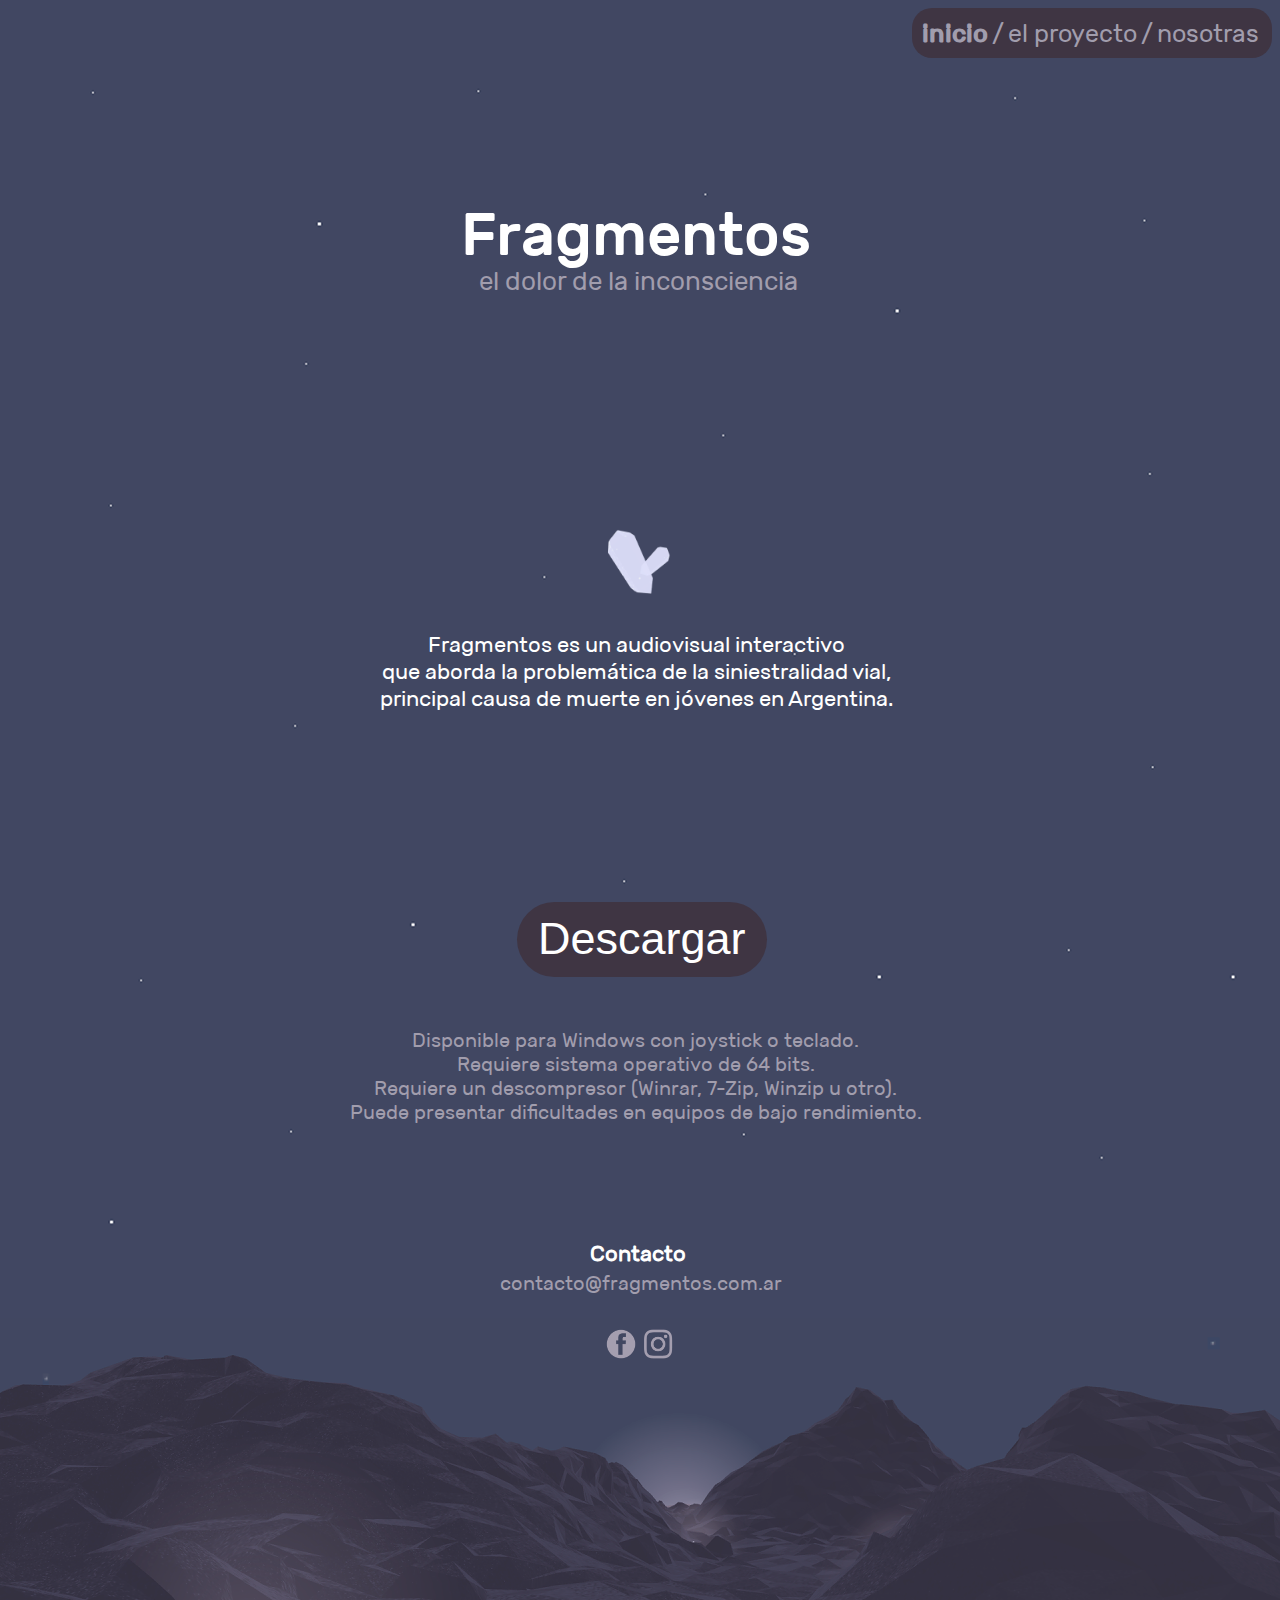
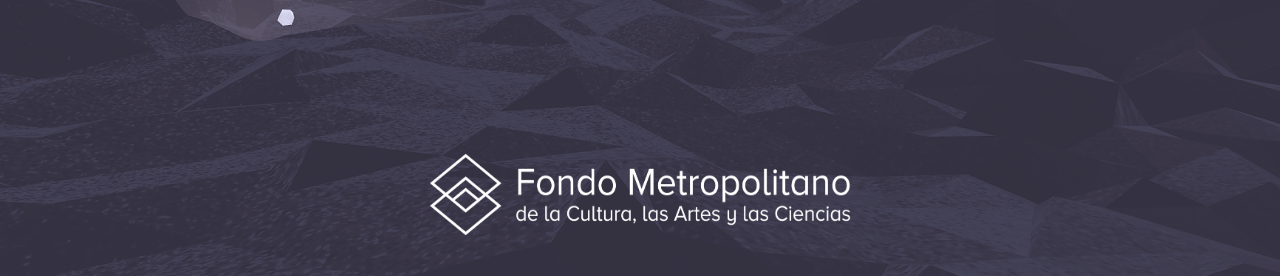
<file: index.html>
<!DOCTYPE html>
<html lang="es">
<head>
    <meta charset="UTF-8">
    <meta http-equiv="X-UA-Compatible" content="IE=edge">
    <meta name="viewport" content="width=device-width, initial-scale=1, user-scalable=1">
    <link rel="stylesheet" href="stylesIndex.css">
    <title>Fragmentos</title>
    
    
</head>
<body>
    <header>
        <div class="inicio"><strong>inicio</strong> </div>

        <div>/</div>

        <a href="./elproyecto.html" class="aElProyecto"><div class="proyecto">el proyecto</div></a>

        <div>/</div>

        <a href="./nosotras.html" class="aNosotras"> <div class="nosotras">nosotras</div></a>

    
    </header>

    <main>
        
        

            <h1 class="fragmentos">Fragmentos</h1>
            
            <div class="dolor">el dolor de la inconsciencia</div>
            
        

        <img src="./Iconos/Cristal.png" alt="cristal" class="cristal">

        

        <p class="pFragmentos">
            Fragmentos es un audiovisual interactivo<br> que aborda la problemática de la
            siniestralidad vial,<br> principal causa de muerte en jóvenes en Argentina.
        </p>
            
            

    
        <a href="./Juego/Fragmentos.zip" class="aDescargar" download="Fragmentos.zip" ><button class="descargar">Descargar</button></a>
        
        


        
        <p class="requisitos">
            Disponible para Windows con joystick o teclado. <br>
            Requiere sistema operativo de 64 bits. <br>
            Requiere un descompresor (Winrar, 7-Zip, Winzip u otro).<br>
            Puede presentar dificultades en equipos de bajo rendimiento.
            
        </p>

        <h2 class="contacto">Contacto</h2>

        <div class="contactoEmail">contacto@fragmentos.com.ar</div>

        <a href="https://www.instagram.com/fragmentos.interactivo/" target="_blank" class="aig"><img src="./Iconos/ig lila.png" alt="ig" class="ig"></a>

        <a href="https://www.facebook.com/fragmentos.interactivo/" target="_blank" class="afb"><img src="./Iconos/fb lila.png" alt="fb" class="fb"></a>

        </main>

    <footer>

        

        <img src="./Logos/Logo Fondo Metropolitano.png" alt="Logo Metropolitano" class="metropolitano">

    </footer>
    
</body>
</html>
</file>
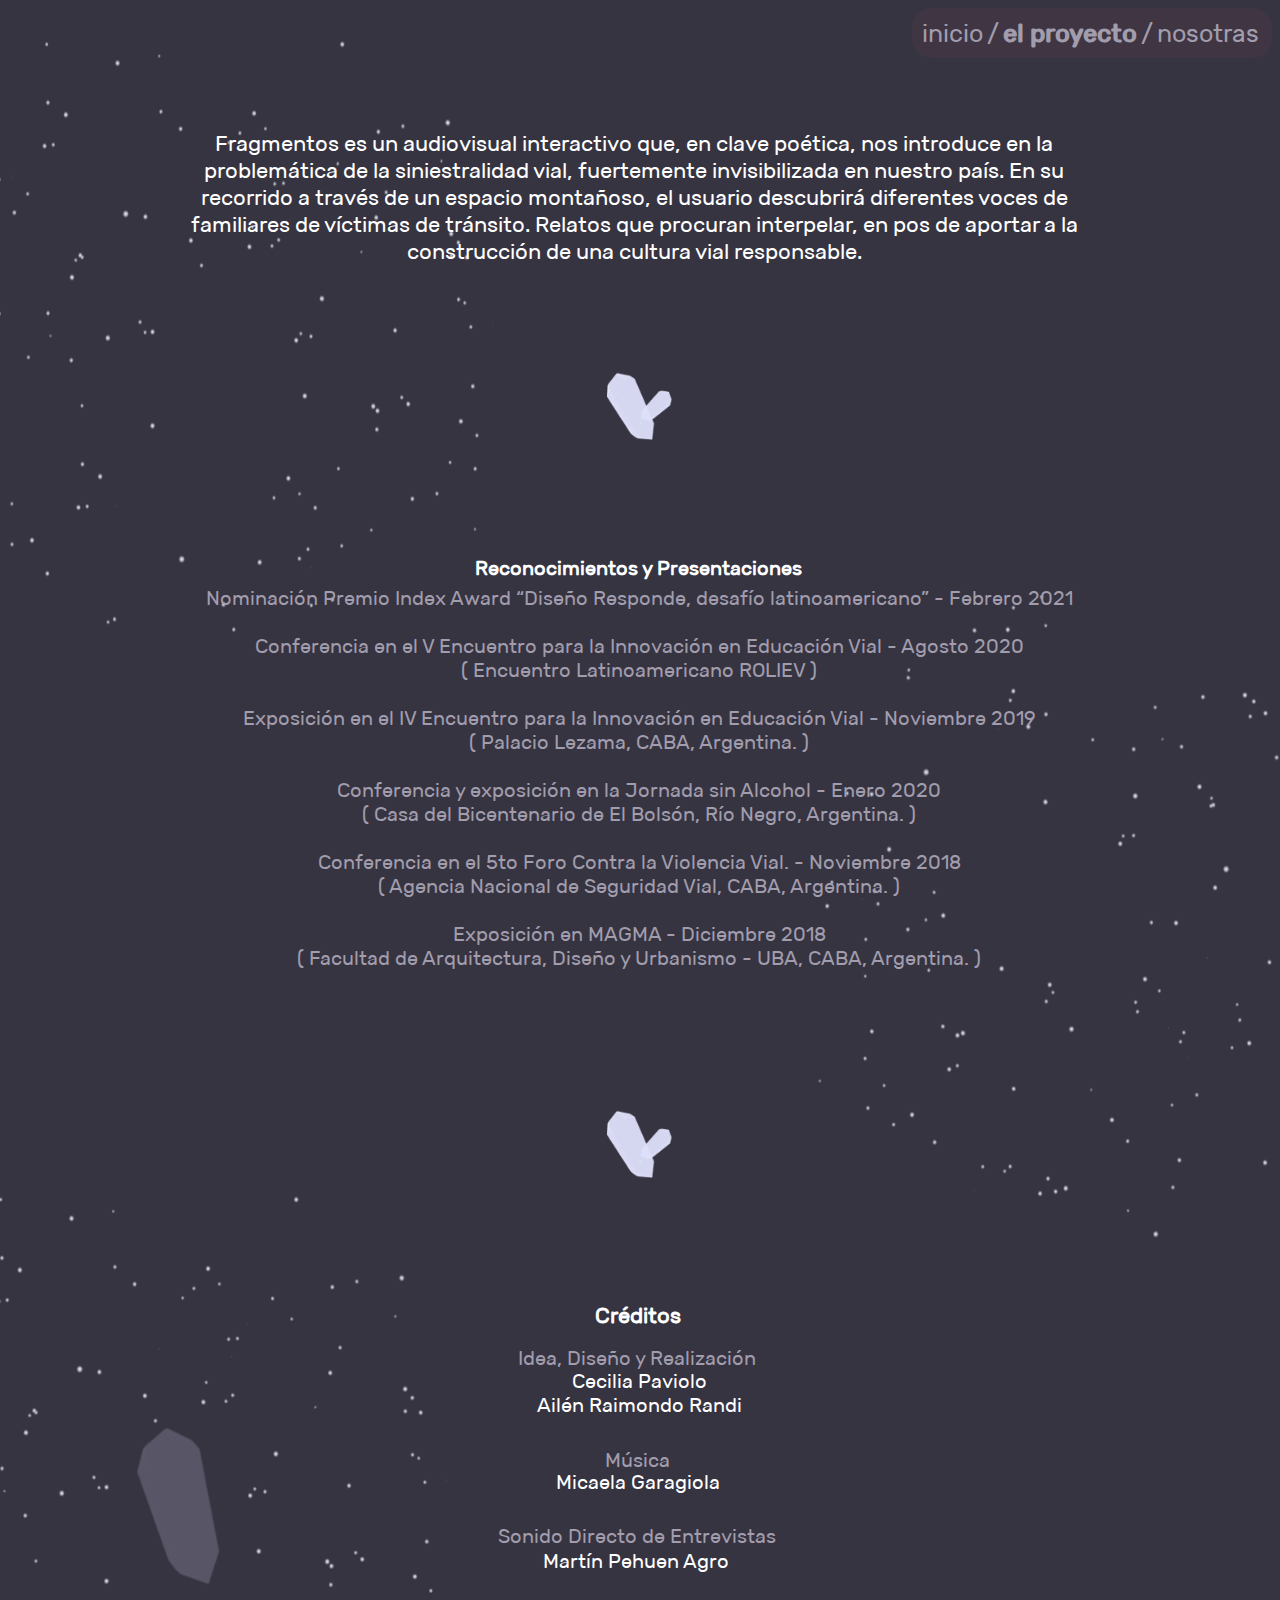
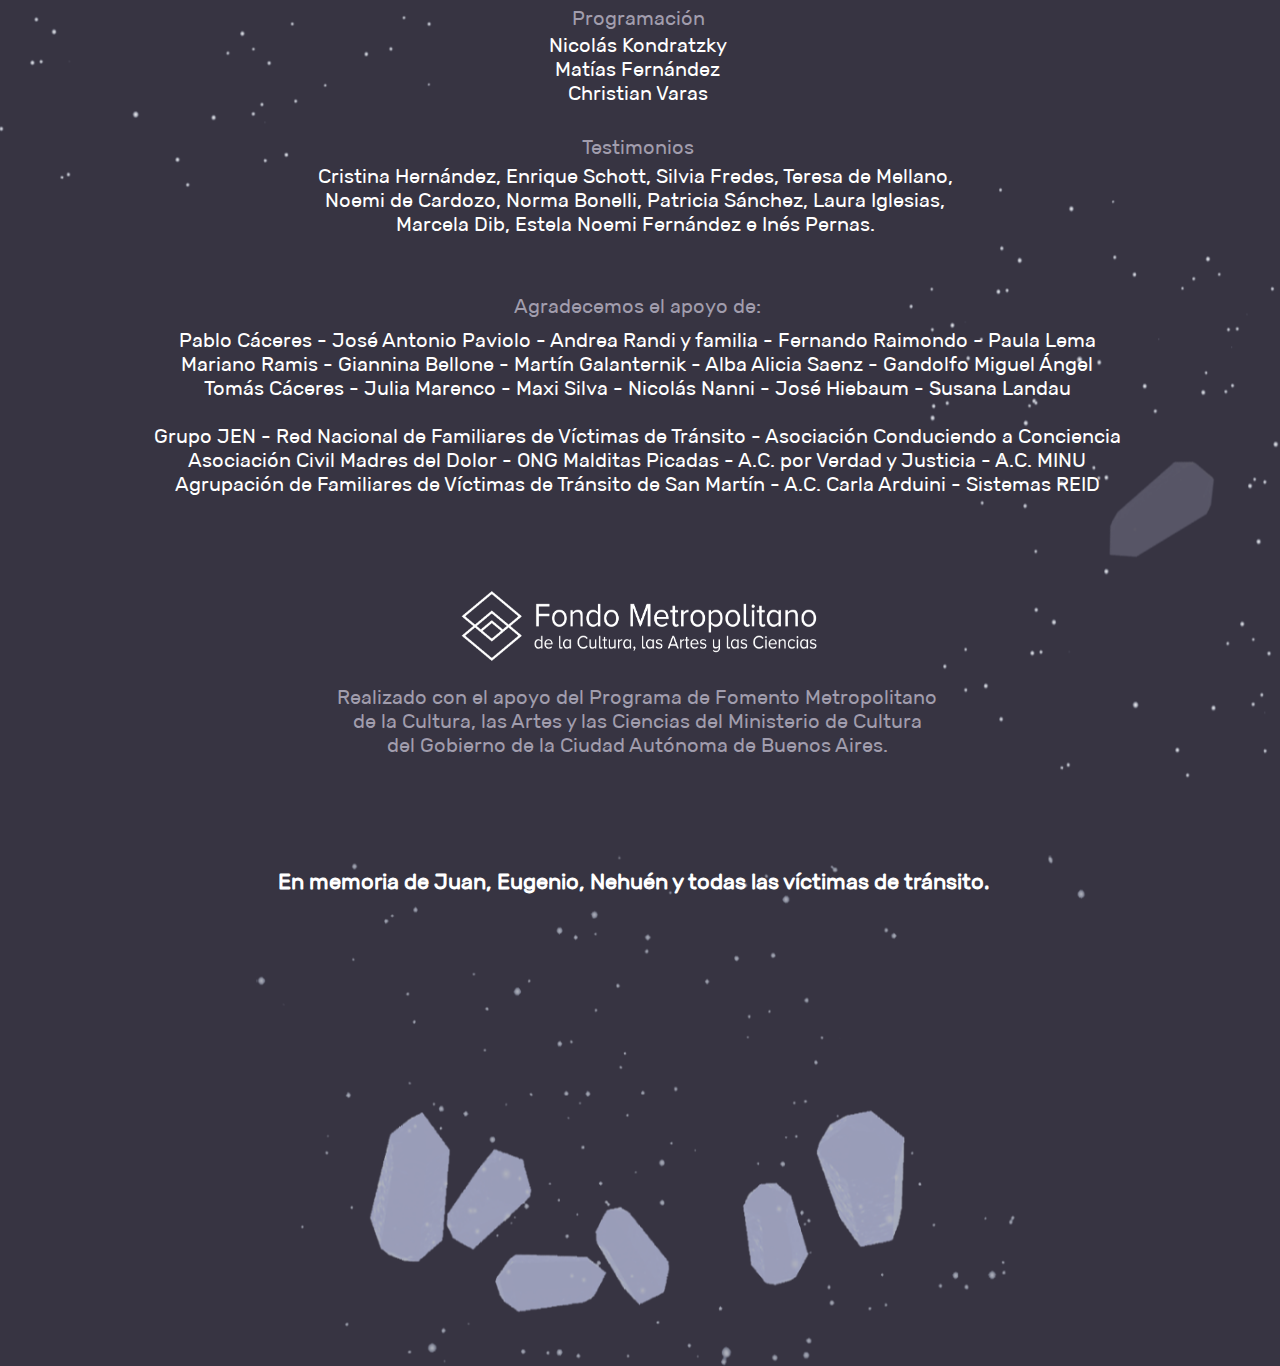
<file: elproyecto.html>
<!DOCTYPE html>
<html lang="es">
<head>
    <meta charset="UTF-8">
    <meta http-equiv="X-UA-Compatible" content="IE=edge">
    <meta name="viewport" content="width=device-width, initial-scale=1.0">
    <link rel="stylesheet" href="stylesProject.css">
    <title>El proyecto</title>
</head>
<body>

    <header>
        <a href="./index.html" class="aInicio"><div class="inicio">inicio</div></a>
        <div>/</div>

        <div class="proyecto"><strong>el proyecto</strong></div>

        <div>/</div>
        <a href="./nosotras.html" class="aNosotras"><div class="nosotras">nosotras</div></a>
        
        </header> 



    <main>

        <p class="introduccion">
            Fragmentos es un audiovisual interactivo que, en clave poética, nos introduce en la<br>
            problemática de la siniestralidad vial, fuertemente invisibilizada en nuestro país. En su<br>
            recorrido a través de un espacio montañoso, el usuario descubrirá diferentes voces de<br>
            familiares de víctimas de tránsito. Relatos que procuran interpelar, en pos de aportar a la<br>
            construcción de una cultura vial responsable.
        </p>


        <img src="./Iconos/Cristal.png" alt="Cristal" class="cristal1">

        <h2 class="reconocimientos">Reconocimientos y Presentaciones</h2>

        <ul class="reconocidos">
            <li type="none" >Nominación Premio Index Award “Diseño Responde, desafío latinoamericano” - Febrero 2021</li>
            <br>
            <li type="none">Conferencia en el V Encuentro para la Innovación en Educación Vial - Agosto 2020 <br>
                ( Encuentro Latinoamericano ROLIEV )
            </li>
            <br>
            <li type="none">Exposición en el IV Encuentro para la Innovación en Educación Vial - Noviembre 2019 <br>
                ( Palacio Lezama, CABA, Argentina. )
            </li>
            <br>
            <li type="none"> Conferencia y exposición en la Jornada sin Alcohol - Enero 2020 <br>
                ( Casa del Bicentenario de El Bolsón, Río Negro, Argentina. )
            </li>
            <br>
            <li type="none">Conferencia en el 5to Foro Contra la Violencia Vial. - Noviembre 2018 <br>
                ( Agencia Nacional de Seguridad Vial, CABA, Argentina. )
            </li>
            <br>
            <li type="none">Exposición en MAGMA - Diciembre 2018 <br>
                ( Facultad de Arquitectura, Diseño y Urbanismo - UBA, CABA, Argentina. )
            </li>

        </ul>

        
        <img src="./Iconos/Cristal.png" alt="Cristal" class="cristal2">

        <section>
        <h2 class="creditos">Créditos</h2>

        <div class="idea">Idea, Diseño y Realización</div>
        
        <div class="diseñadoras">
            Cecilia Paviolo <br>
            Ailén Raimondo Randi
        </div>


        <div class="musica">Música</div>
        <div class="musicalista">Micaela Garagiola</div>


        <div class="sonido">Sonido Directo de Entrevistas</div>
        <div class="sonidista">Martín Pehuen Agro</div>


        <div class="programacion">Programación</div>
        <div class="programadores">Nicolás Kondratzky <br>
            Matías Fernández <br>
            Christian Varas
        </div>


        <div class="testimonios">Testimonios</div>
        <p class="testores">Cristina Hernández, Enrique Schott, Silvia Fredes, Teresa de Mellano, <br>
            Noemi de Cardozo, Norma Bonelli, Patricia Sánchez, Laura Iglesias, <br>
            Marcela Dib, Estela Noemi Fernández e Inés Pernas.
        </p>

    </section>
        
        <div class="agradecemos">Agradecemos el apoyo de:</div>
        <p class="agradecidos">Pablo Cáceres - José Antonio Paviolo - Andrea Randi y familia - Fernando Raimondo - Paula Lema <br>
            Mariano Ramis - Giannina Bellone - Martín Galanternik - Alba Alicia Saenz - Gandolfo Miguel Ángel <br>
            Tomás Cáceres - Julia Marenco - Maxi Silva - Nicolás Nanni - José Hiebaum - Susana Landau <br>
            <br>
            Grupo JEN - Red Nacional de Familiares de Víctimas de Tránsito - Asociación Conduciendo a Conciencia <br>
            Asociación Civil Madres del Dolor - ONG Malditas Picadas -  A.C. por Verdad y Justicia - A.C. MINU <br>
            Agrupación de Familiares de Víctimas de Tránsito de San Martín - A.C. Carla Arduini - Sistemas REID
            </p>


    </main>







    <footer>

        <img src="./Logos/Logo Fondo Metropolitano.png" alt="Metropolitano" class="metropolitano">

        <p class="apoyoDelPrograma">Realizado con el apoyo del Programa de Fomento Metropolitano <br>
            de la Cultura, las Artes y las Ciencias del Ministerio de Cultura <br>
            del Gobierno de la Ciudad Autónoma de Buenos Aires.
        </p>

        <h3 class="enMemoria">En memoria de Juan, Eugenio, Nehuén y todas las víctimas de tránsito.</h3>


    </footer>
</body>
</html>
</file>
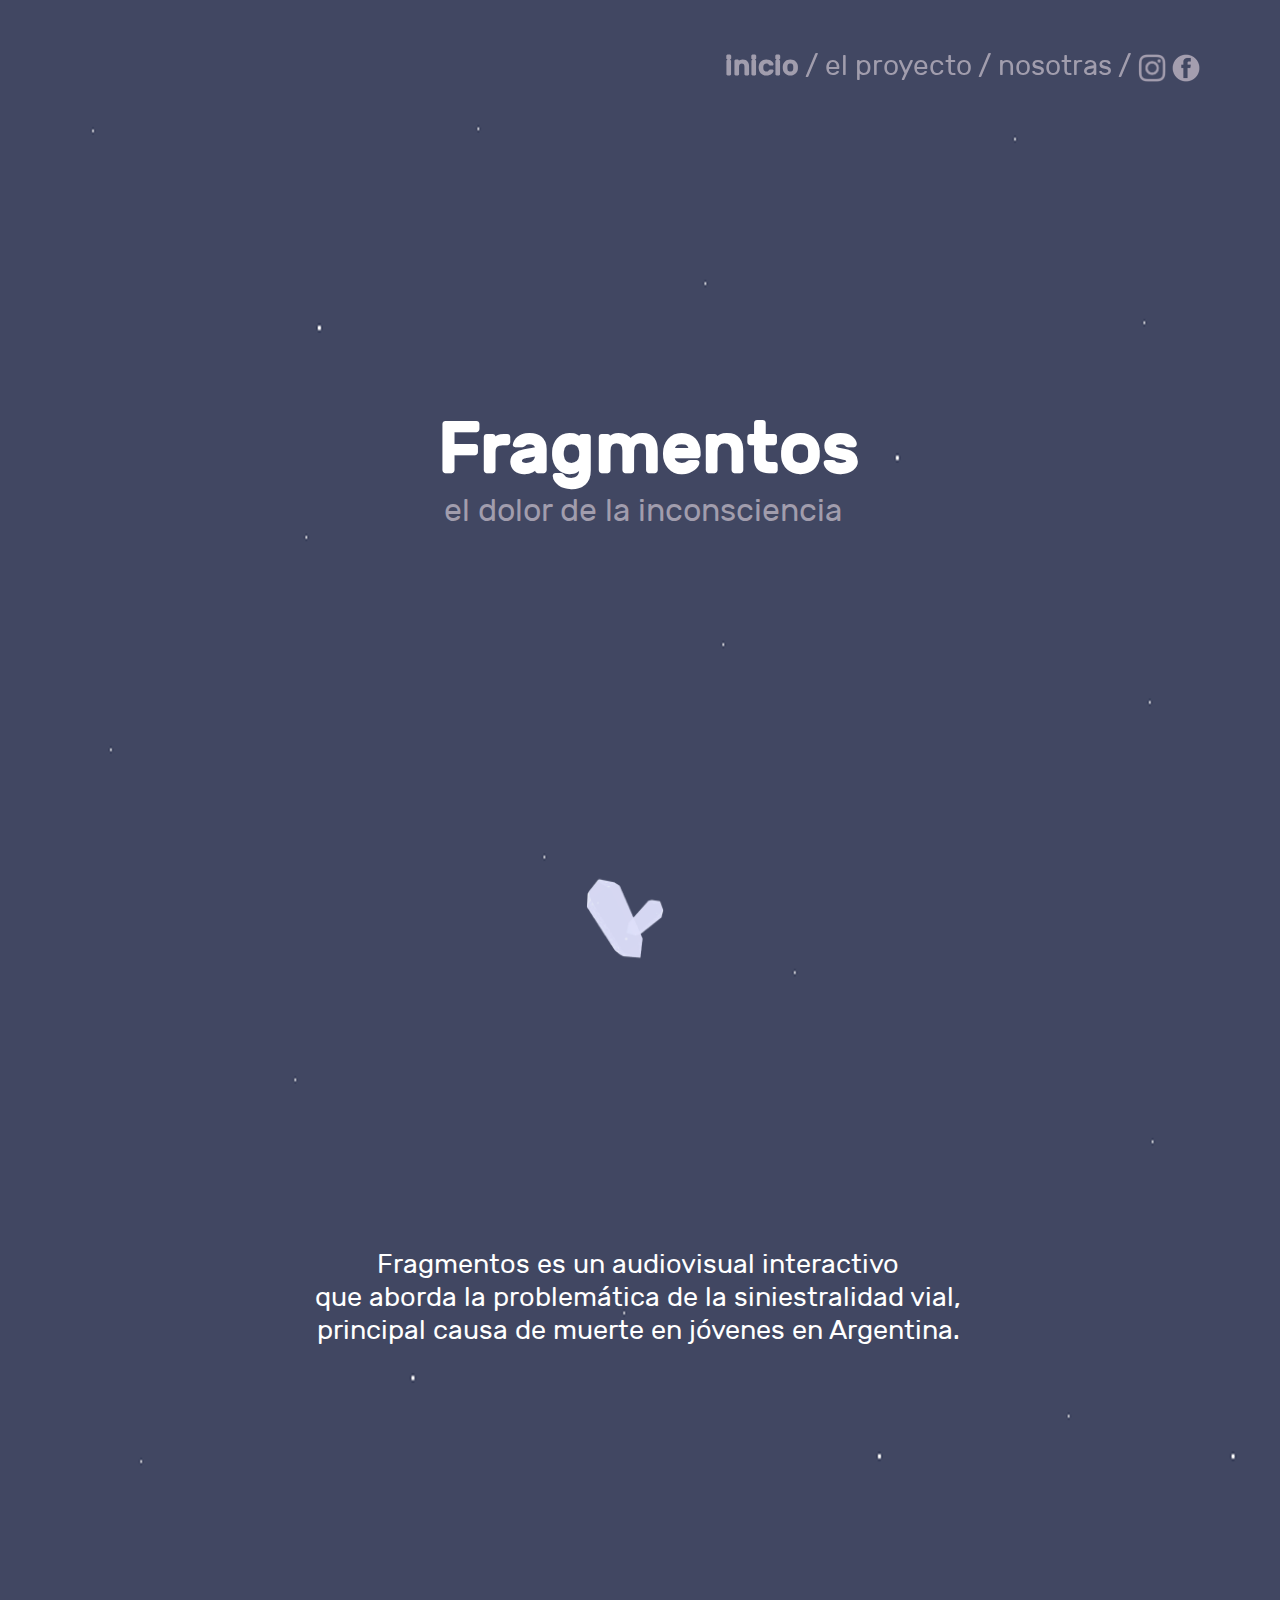
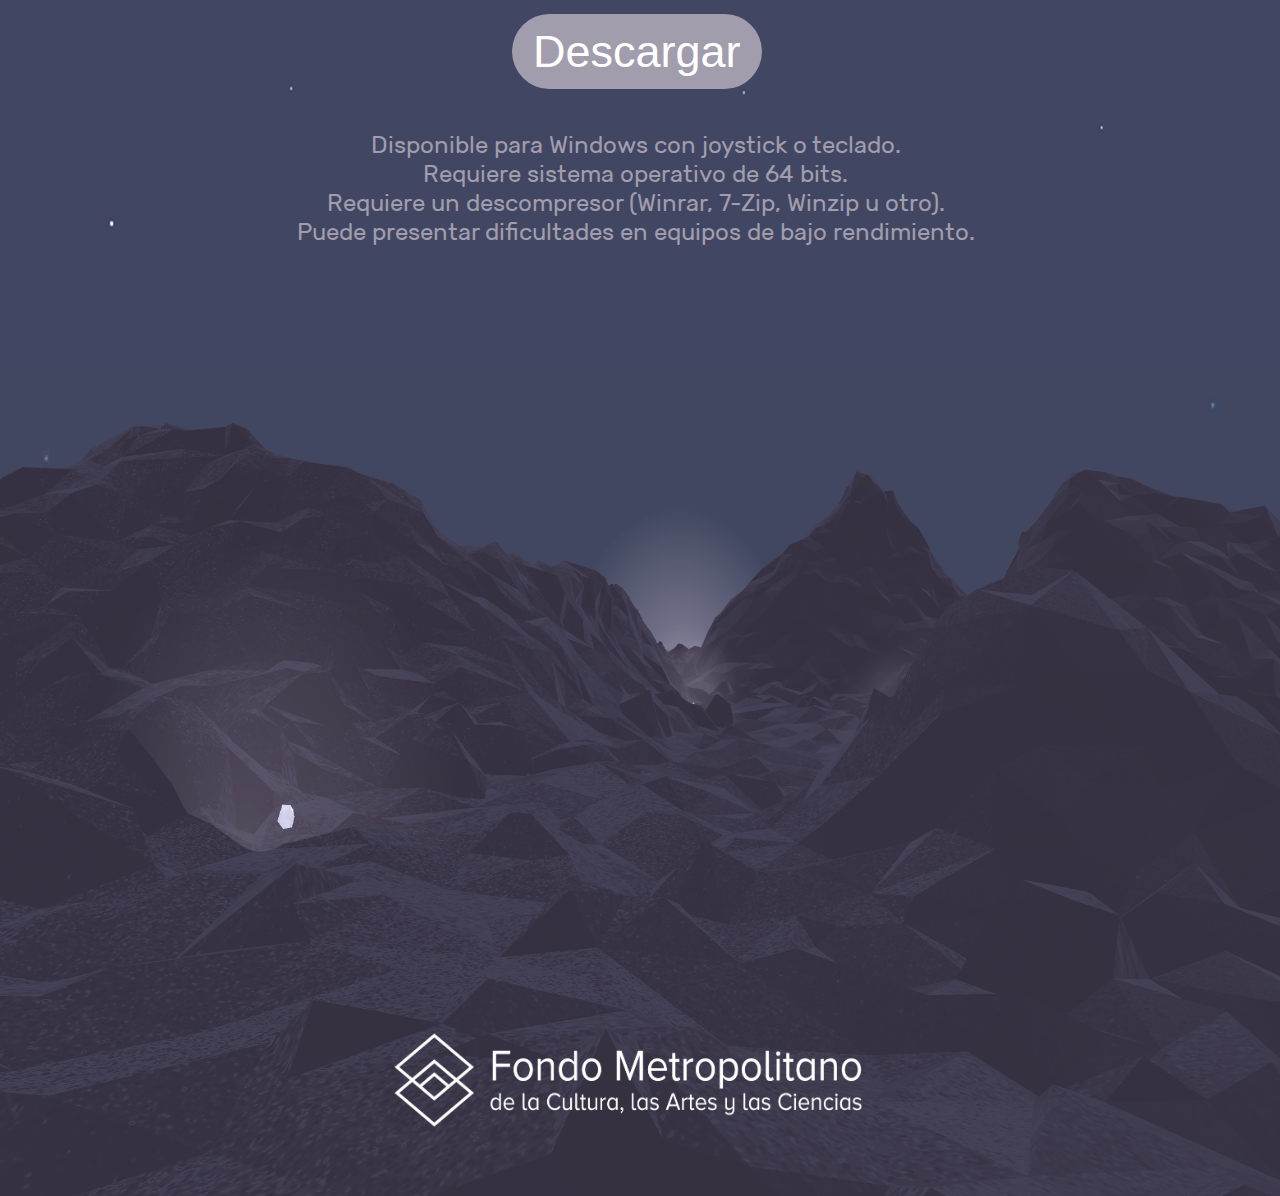
<file: inicio.html>
<!DOCTYPE html>
<html lang="es">
<head>
    <meta charset="UTF-8">
    <meta http-equiv="X-UA-Compatible" content="IE=edge">
    <meta name="viewport" content="width=device-width, initial-scale=1.0">
    <link rel="stylesheet" href="styleInicio.css">
    <title>Fragmentos</title>
    
    
</head>
<body>
    <header>
        <div class="inicio"><strong>inicio</strong> </div>

        <div>/</div>

        <a href="./elproyecto.html" class="aElProyecto"><div class="proyecto">el proyecto</div></a>

        <div>/</div>

        <a href="./nosotras.html" class="aNosotras"> <div class="nosotras">nosotras</div></a>

        <div>/</div>

        <a href="https://www.instagram.com/fragmentos.interactivo/" target="_blank" class="aig"><img src="./Iconos/ig lila.png" alt="ig" class="ig"></a>

        <a href="https://www.facebook.com/fragmentos.interactivo/" target="_blank" class="afb"><img src="./Iconos/fb lila.png" alt="fb" class="fb"></a>

    
    </header>

    <main>
        
        

            <h1 class="fragmentos">Fragmentos</h1>
            
            <div class="dolor">el dolor de la inconsciencia</div>
            
        

        <img src="./Iconos/Cristal.png" alt="cristal" class="cristal">

        

        <p class="pFragmentos">
            Fragmentos es un audiovisual interactivo<br> que aborda la problemática de la
            siniestralidad vial,<br> principal causa de muerte en jóvenes en Argentina.
        </p>
            
            

    
        <a href="./Juego/Fragmentos.zip" class="aDescargar" download="Fragmentos.zip" ><button class="descargar">Descargar</button></a>
        
        


        
        <p class="requisitos">
            Disponible para Windows con joystick o teclado. <br>
            Requiere sistema operativo de 64 bits. <br>
            Requiere un descompresor (Winrar, 7-Zip, Winzip u otro).<br>
            Puede presentar dificultades en equipos de bajo rendimiento.
            
        </p>
        </main>

    <footer>

        

        <img src="./Logos/Logo Fondo Metropolitano.png" alt="Logo Metropolitano" class="metropolitano">

    </footer>
    
</body>
</html>
</file>
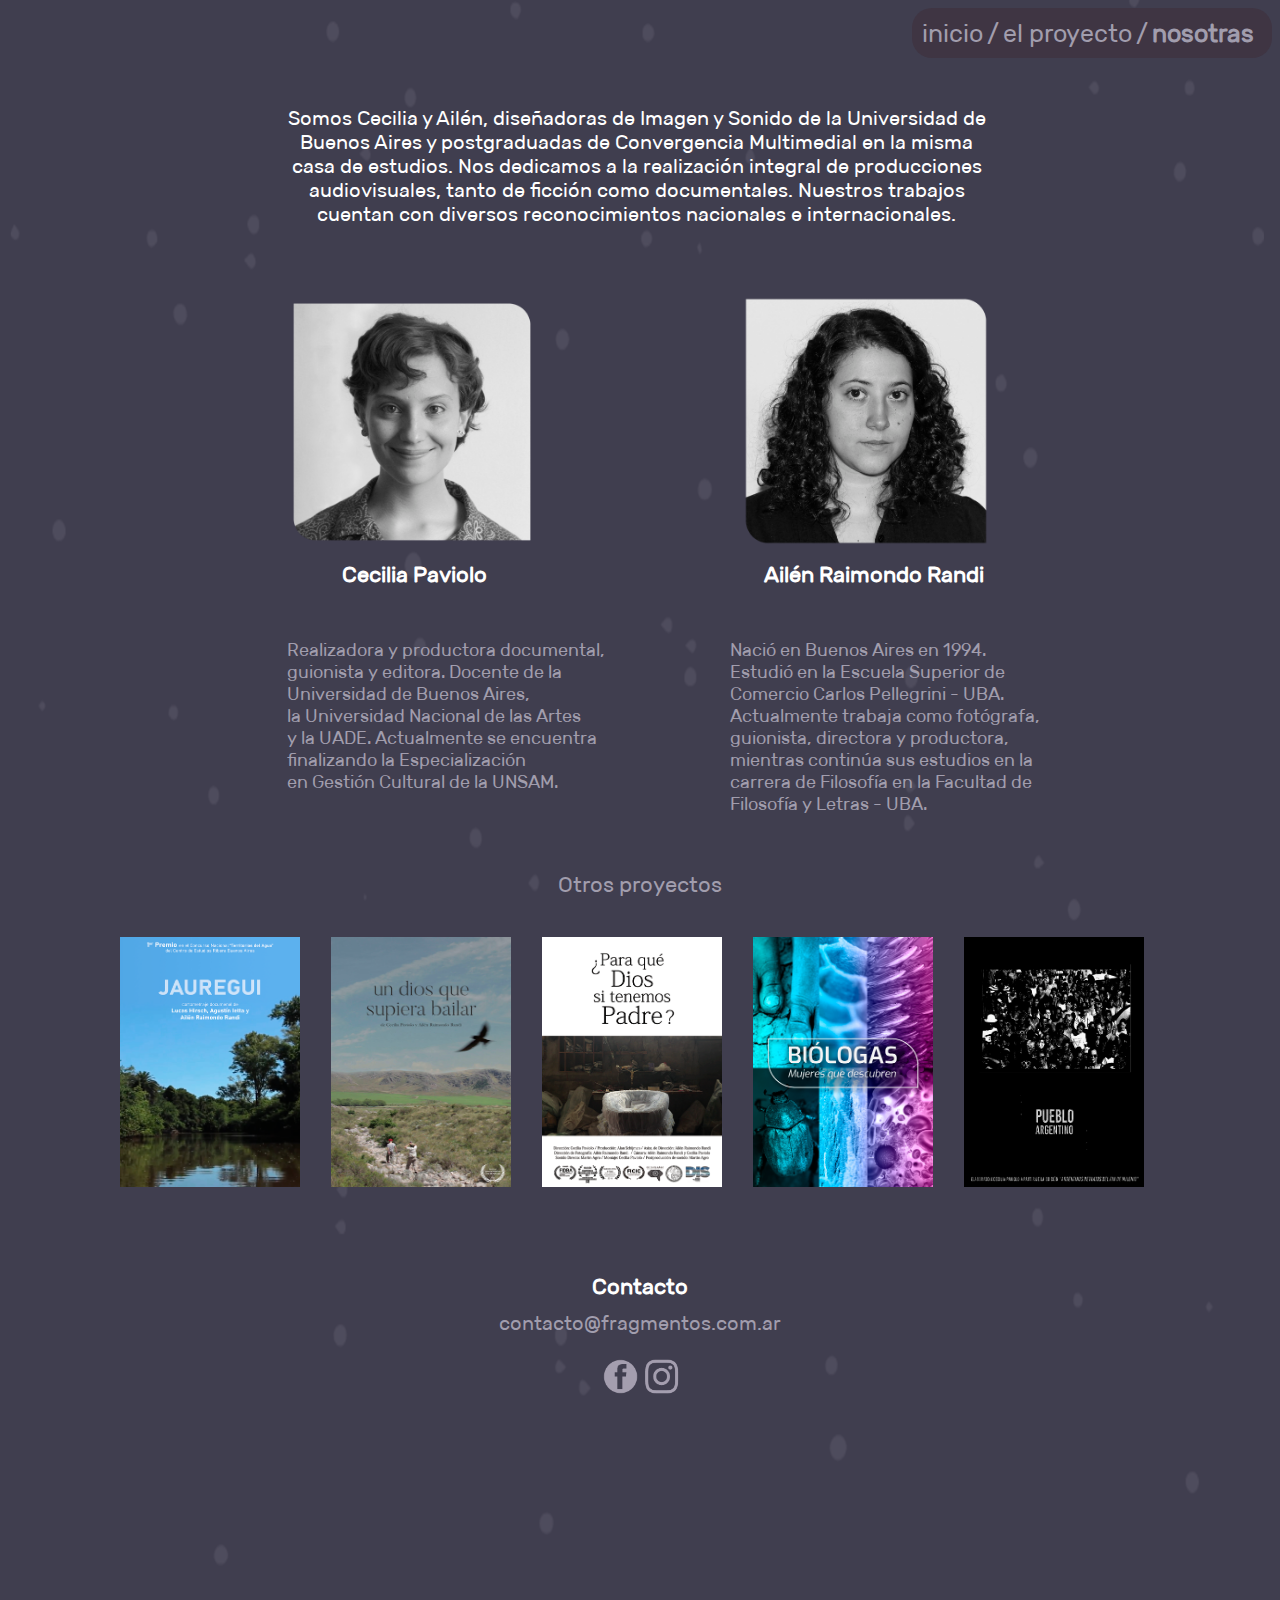
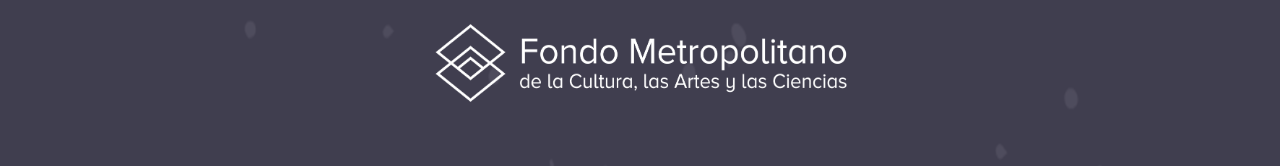
<file: nosotras.html>
<!DOCTYPE html>
<html lang="es">
<head>
    <meta charset="UTF-8">
    <meta http-equiv="X-UA-Compatible" content="IE=edge">
    <meta name="viewport" content="width=device-width, initial-scale=1, maximum-scale=1">
    <link rel="stylesheet" href="stylesNos.css">
    <title>Nosotras</title>
</head>
<body>
    <header>
        <a href="./index.html" class="aInicio"><div class="inicio">inicio</div></a>

        <div>/</div>
        
        <a href="./elproyecto.html" class="aElProyecto"><div class="proyecto">el proyecto</div></a>

        <div>/</div>

        <div class="nosotras"><strong>nosotras</strong></div>

    </header>


    <main>

        

        <p class="principal">Somos Cecilia y Ailén, diseñadoras de Imagen y Sonido de la Universidad de<br>Buenos Aires y postgraduadas de Convergencia
            Multimedial en la misma<br> casa de estudios. Nos dedicamos a la realización integral de producciones<br>audiovisuales, tanto
            de ficción como documentales. Nuestros trabajos<br> cuentan con diversos reconocimientos nacionales e internacionales.
        </p>

        <section class="ellas">

            <h2 class="h2cecilia">Cecilia Paviolo</h2>

            <img src="./Imagenes/Cecilia Paviolo.png" alt="cecilia" class="cecilia">

            <p class="pCecilia">
                Realizadora y productora documental,<br>
                guionista y editora. Docente de la<br>
                Universidad de Buenos Aires,<br>
                la Universidad Nacional de las Artes<br>
                y la UADE. Actualmente se encuentra <br>
                finalizando la Especialización<br>
                en Gestión Cultural de la UNSAM.
            </p>

            <h2 class="h2ailen">Ailén Raimondo Randi</h2>

            <img src="./Imagenes/Ailen Raimondo Randi.png" alt="ailen" class="ailen">

            <p class="pAilen">Nació en Buenos Aires en 1994.<br> Estudió en la Escuela Superior de<br> Comercio Carlos Pellegrini - UBA.<br>
                Actualmente trabaja como fotógrafa,<br> guionista, directora y productora,<br>
                mientras continúa sus estudios en la<br> carrera de  Filosofía en la Facultad de<br> Filosofía y Letras - UBA.
            </p>

        </section>

        <div class="otros">Otros proyectos</div>

        <section class="proyectos">

            <a href="https://vimeo.com/734781988" target="_blank" class="aJauregui"><img src="./Imagenes/Afiche Jauregui.png" alt="Jauregui" class="jauregui"></a>

            <img src="./Imagenes/Afiche Un dios que.png" alt="unDiosQue" class="unDiosQue">

            <a href="https://play.cine.ar/INCAA/produccion/5981" target="_blank" class="aParaQueDios"> <img src="./Imagenes/AficheParaquedios.png" alt="paraQueDios" class="paraQueDios"></a> 

            <a href="https://mujeresquedescubren.wordpress.com/" target="_blank" class="aBiologas"><img src="./Imagenes/biologas.png" alt="biologas" class="biologas"></a>

            <img src="./Imagenes/Afiche Pueblo argentino.png" alt="puebloArgentino" class="puebloArgentino">

        </section>

        <h2 class="contacto">Contacto</h2>

        <div class="contactoEmail">contacto@fragmentos.com.ar</div>

        <a href="https://www.instagram.com/fragmentos.interactivo/" target="_blank" class="aig"><img src="./Iconos/ig lila.png" alt="ig" class="ig"></a>

        <a href="https://www.facebook.com/fragmentos.interactivo/" target="_blank" class="afb"><img src="./Iconos/fb lila.png" alt="fb" class="fb"></a>




    </main>


    <footer>

        <img src="./Logos/Logo Fondo Metropolitano.png" alt="metropolitano" class="metropolitano">

    </footer>
</body>
</html>
</file>
<file: stylesIndex.css>
@font-face {
  font-family: "Rubik-Italic";
  src: url(./Fuentes/Rubik-Italic.ttf);
}

@font-face {
  font-family: "Rubik-Regular";
  src: url(./Fuentes/Rubik-Regular.ttf);
}

@font-face {
  font-family: "Rubik-Medium";
  src: url(./Fuentes/Rubik-Medium.ttf);
}

/* BODY */
body {
  background-image: url(./Imagenes/Inicio/fondo\ de\ inicio\ 1920.png);
  background-color: #454960;
  background-repeat: no-repeat;
  background-position: center center;
  background-size: 100vw 2471px;
  color: white;
}

body::-webkit-scrollbar {
  -webkit-appearance: none;
}

body::-webkit-scrollbar:vertical {
  width: 10.5px;
}

body::-webkit-scrollbar-button:increment,body::-webkit-scrollbar-button {
  display: none;
} 

body::-webkit-scrollbar:horizontal {
  height: 10px;
}

body::-webkit-scrollbar-thumb {
  background-color:#373442;
  border-radius: 20px;
  border: 2px solid #f1f2f3;
}

body::-webkit-scrollbar-track {
  border-radius: 10px;  
}

/* HEADER */
header {
  background-color: #3f3543;
    display: flex;
    position: sticky;
    z-index: 10000;
    width: 340px;
    height: 30px;
    top: 0%;
    left: 100%;
    gap: 4px;
    padding: 10px;
    border-radius: 20px;
    font-size: 25px;
    color: #a19Dad;
    font-family: "Rubik-Regular";
}



.inicio {
  font-family: "Rubik-Medium";
}

.aElProyecto {
  height: 15px;
  color: #a19dad;
  text-decoration: none;
}

.aElProyecto:hover {
  color: #ffffff;
}

.aNosotras {
  height: 15px;
  color: #a19dad;
  text-decoration: none;
}

.aNosotras:hover {
  color: #ffffff;
}

/* MAIN */
main {
  display: flex;
  position: relative;
  flex-direction: column;
  width: 96vw;
  height: 2160px;
  justify-content: center;
  font-family: "Rubik-Regular";
}

.fragmentos {
  display: flex;
  position: absolute;
  top: 5%;
  left: 40.5%;
  font-size: 70px;
  font-weight: 200;
  font-family: "Rubik-Medium";
}

.dolor {
  display: flex;
  position: absolute;
  top: 10.7%;
  left: 41.6%;
  font-size: 30px;
  color: #a19dad;
}

.cristal {
  display: flex;
  position: absolute;
  top: 25%;
  left: 48.5%;
  width: 120px;
  height: 120px;
}

.pFragmentos {
  display: flex;
  position: absolute;
  bottom: 62%;
  left: 33.9%;
  text-align: center;
  font-weight: 599;
  font-size: 28px;
}

.aDescargar {
  display: flex;
  position: absolute;
  bottom: 46%;
  left: 43.95%;
  font-size: 60px;
  text-decoration: none;
}

.descargar {
  height: 80px;
  width: 280px;
  border-radius: 50px;
  font-size: 50px;
  background-color: #3f3543;
  color: white;
  border: #ffffff;
}

.descargar:hover {
  color:#3f3543;
  background-color: #ffffff;
}

.requisitos {
  display: flex;
  position: absolute;
  bottom: 35%;
  left: 32%;
  text-align: center;
  font-size: 26px;
  color: #a19dad;
}

.contacto {
  display: flex;
  position: absolute;
  bottom: 28%;
  left: 48.6%;
  text-align: center;
  font-size: 26px;
  color: white;
}

.contactoEmail {
  display: flex;
  position: absolute;
  bottom: 27%;
  left: 42.4%;
  text-align: center;
  font-size: 24px;
  color: #a19dad;
}

.fb, .ig {
  width: 40px;
  height: 40px;
}

.afb {
  display: flex;
  position: absolute;
  height: 15px;
  bottom: 25%;
  left: 49.3%;
}

.aig {
  display: flex;
  position: absolute;
  height: 15px;
  bottom: 25%;
  left: 52%;
}



/* FOOTER */
footer {
  display: flex;
  position: relative;
  height: 200px;
  width: 96vw;
  padding: 20px;
}

.metropolitano {
  display: flex;
  position: absolute;
  height: 115px;
  width: 500px;
  left: 37.3%;
  top: 30%;
}

@media screen and (max-width: 1680px) {
  body {
    background-image: url(./Imagenes/Inicio/inicio\ fondo\ 1600.png);
    background-size: 100% 2467px;
  }

  .fragmentos {
    left: 38.8%;
  }

  .dolor {
    left: 40%;
  }

  .cristal {
    left: 47.85%;
  }

  .pFragmentos {
    font-size: 27px;
    left: 31.9%;
  }

  .aDescargar {
    left: 42.9%;
  }

  .requisitos {
    font-size: 22px;
    left: 32.08%;
    bottom: 38%;
  }

  .contacto {
    font-size: 25px;
    left: 48.2%;
  }

  .contactoEmail {
    font-size: 21px;
    left: 42.4%;
  }

  .afb{
    left:48.75%;
  }

  .aig{
    left: 51.95%;
  }

  footer {
    width: 90vw;
  }

  .metropolitano {
    height: 105px;
    width: 450px;
    left: 39%;
  }
}

@media screen and (max-width: 1600px) {
  body {
    background-image: url(./Imagenes/Inicio/inicio\ fondo\ 1600.png);
    background-size: 100% 2350px;
  }

  main{
    height: 2040px;
  }

  .fragmentos {
    left: 38.1%;
  }

  .dolor {
    top: 11%;
    left: 39.6%;
  }

  .cristal {
    left: 47.8%;
  }

  .pFragmentos {
    font-size: 26px;
    left: 31.85%;
  }

  .aDescargar {
    left: 42.4%;
  }

  .requisitos {
    font-size: 22px;
    left: 31%;
  }

  .contacto {
    font-size: 24px;
    left: 48%;
  }

  .contactoEmail {
    font-size: 22px;
    left: 41.7%;
  }

  .afb{
    left:48.6%;
  }

  .aig{
    left: 51.8%;
  }

  footer {
    width: 90vw;
  }

  .metropolitano {
    height: 105px;
    width: 450px;
    left: 38.4%;
  }
}

@media screen and (max-width: 1536px) {
  body {
    background-image: url(./Imagenes/Inicio/inicio\ fondo\ 1536.png);
    background-size: 100% 2256px ;  
  }

  main{
    height: 1950px;
  }

  .fragmentos {
    top: 7%;
    left: 37.7%;
  }

  .dolor {
    top: 13.2% ;
    left: 39.4%;
  }

  .cristal {
    left: 47.55%;
  }

  .pFragmentos {
    font-size: 26px;
    left: 30.9%;
  }

  .aDescargar {
    left: 42.1%;
  }

  .requisitos {
    font-size: 22px;
    left: 30.3%;
  }

  .contacto {
    font-size: 24px;
    left: 47.95%;
  }

  .contactoEmail {
    font-size: 22px;
    left: 41.3%;
  }

  .afb{
    
    left: 48.6%;
  }

  .aig{
    left: 52%;
  }

  footer {
    width: 90vw;
  }

  .metropolitano {
    height: 105px;
    width: 450px;
    left: 37.65%;
  }
}

@media screen and (max-width: 1440px) {
  body {
    background-image: url(./Imagenes/Inicio/inicio\ fondo\ 1440.png);
    background-size: 100% 2115px;
  }

  main{
    height: 1810px;
  }


  .fragmentos {
    top: 6.4%;
    left: 36.7%;
  }

  .dolor {
    left: 38.75%;
  }

  .cristal {
    left: 47.2%;
  }

  .pFragmentos {
    bottom: 61%;
    font-size: 26px;
    left: 29.7%;
  }

  .aDescargar {
    left: 41.4%;
  }

  .requisitos {
    bottom: 35.5%;
    font-size: 22px;
    left: 28.85%;
  }

  .contacto {
    font-size: 24px;
    left: 47.75%;
  }

  .contactoEmail {
    font-size: 22px;
    left: 40.3%;
  }

  .afb{
    left: 48.2%;
  }

  .aig{
    left: 51.8%;
  }

  footer {
    width: 90vw;
  }

  .metropolitano {
    height: 105px;
    width: 450px;
    left: 36.45%;
  }
}

@media screen and (max-width: 1366px) {
  body {
    background-image: url(./Imagenes/Inicio/inicio\ fondo\ 1360.png);
    background-size: 100% 1997px;
  }


  

  main{
    height: 1700px;
  }

  .fragmentos {
    top: 5%;
    font-size: 60px;
    left: 37.85%;
  }

  .dolor {
    top: 11.2%;
    font-size: 26px;
    left: 39.2%;
  }

  .cristal {
    top: 26%;
    left: 47.5%;
    width: 105px;
    height: 105px;
  }

  .pFragmentos {
    font-size: 22px;
    left: 31.6%;
    top: 32%;
  }

  .aDescargar {
    left: 43.1%;
    bottom: 45%;
  }

  .descargar {
    height: 70px;
    width: 220px;
    font-size: 40px;
  }

  .requisitos {
    font-size: 20px;
    left: 29.25%;
    bottom: 35%;
  }

  .contacto {
    bottom: 26.5%;
    font-size: 22px;
    left: 47.75%;
  }

  .contactoEmail {
    bottom: 25.9%;
    font-size: 20px;
    left: 41.05%;
  }

  .fb, .ig{
    height: 30px;
    width: 30px;
  }

  .afb{
    left: 49.15%;
    bottom: 23%;
  }

  .aig{
    left: 51.75%;
    bottom: 23%;
  }

  footer {
    height: 100px;
    width: 90vw;
  }

  .metropolitano {
    height: 100px;
    width: 400px;
    left: 37.45%;
    top: 10%;
  }
}

@media screen and (max-width: 1360px) {
  body {
    background-image: url(./Imagenes/Inicio/inicio\ fondo\ 1360.png);
    background-size: 100% 1997px;
  }


  

  main{
    height: 1700px;
  }

  .fragmentos {
    top: 5%;
    font-size: 60px;
    left: 37.85%;
  }

  .dolor {
    top: 11.2%;
    font-size: 26px;
    left: 39.2%;
  }

  .cristal {
    top: 26%;
    left: 47.5%;
    width: 105px;
    height: 105px;
  }

  .pFragmentos {
    font-size: 22px;
    left: 31.6%;
    top: 32%;
  }

  .aDescargar {
    left: 43.1%;
    bottom: 45%;
  }

  .descargar {
    height: 70px;
    width: 220px;
    font-size: 40px;
  }

  .requisitos {
    font-size: 20px;
    left: 29.25%;
    bottom: 35%;
  }

  .contacto {
    bottom: 26.5%;
    font-size: 22px;
    left: 47.75%;
  }

  .contactoEmail {
    bottom: 25.9%;
    font-size: 20px;
    left: 41.05%;
  }

  .fb, .ig{
    height: 30px;
    width: 30px;
  }

  .afb{
    left: 49.15%;
    bottom: 23%;
  }

  .aig{
    left: 51.75%;
    bottom: 23%;
  }

  footer {
    height: 100px;
    width: 90vw;
  }

  .metropolitano {
    height: 100px;
    width: 400px;
    left: 37.45%;
    top: 10%;
  }
}

@media screen and (max-width: 1280px) {
  body {
    background-image: url(./Imagenes/Inicio/inicio\ fondo\ 1280.png);
    background-size: 100% 1880px;
  }

  main{
    height: 1670px;
  }

  .fragmentos {
    top: 6%;
    font-size: 60px;
    left: 36.9%;
  }

  .dolor {
    top: 12.4%;
    font-size: 26px;
    left: 38.3%;
  }

  .cristal {
    top: 27%;
    left: 47.15%;
  }

  .pFragmentos {
    font-size: 22px;
    left: 30.3%;
    top: 33%;
  }

  .aDescargar {
    left: 41.4%;
  }

  .descargar {
    height: 75px;
    width: 250px;
    font-size: 45px;
  }

  .requisitos {
    font-size: 20px;
    left: 27.8%;
    bottom: 35%;
  }

  .contacto {
    font-size: 22px;
    left: 47.35%;
  }

  .contactoEmail {
    bottom: 25.9%;
    font-size: 20px;
    left: 40%;
  }

  .afb{
    left: 48.7%;
  }

  .aig{
    left: 51.7%;
  }

  footer {
    width: 90vw;
  }

  .metropolitano {
    height: 105px;
    width: 450px;
    left: 34.18%;
  }
}

@media screen and (max-width: 1024px) {
  body {
    background-image: url(./Imagenes/Inicio/inicio\ fondo\ 1024.png);
    background-size: 100% 1504px;
  }

  header{
    width: 270px;
    height: 25px;
    top: 0%;
    left: 100%;
    gap: 2px;
    padding: 10px;
    border-radius: 20px;
    font-size: 20px
  }

  main{
    height: 1300px;
  }

  .fragmentos {
    top: 6%;
    font-size: 50px;
    left: 36.2%;
  }

  .dolor {
    top: 13%;
    font-size: 20px;
    left: 38.45%;
  }

  .cristal {
    top: 27%;
    left: 46.8%;
    height: 90px;
    width: 90px;
  }

  .pFragmentos {
    font-size: 18px;
    left: 30.4%;
    top: 33%;
  }

  .aDescargar {
    left: 41%;
  }

  .descargar {
    height: 60px;
    width: 200px;
    font-size: 35px;
  }

  .requisitos {
    font-size: 18px;
    left: 26.5%;
    bottom: 35%;
  }

  .contacto {
    font-size: 20px;
    left: 46.9%;
  }

  .contactoEmail {
    bottom: 25.9%;
    font-size: 18px;
    left: 38.9%;
  }

  .afb{
    left: 47.8%;
  }

  .aig{
    left: 51.8%;
  }

  footer {
    width: 90vw;
  }

  .metropolitano {
    height: 85px;
    width: 350px;
    left: 34.18%;
  }
}

@media screen and (max-width: 800px) {
  body {
    background-image: url(./Imagenes/Inicio/inicio\ fondo\ 800.png);
    background-size: 100vw 1175px;
  }

  body::-webkit-scrollbar:vertical {
    width: 9px;
  }

  header {
    
    width: 245px;
    font-size: 18px;
    padding: 8px;
    height: 25px;
    
  }


  main {
    height: 950px;
  }

  .fragmentos {
    top: 2%;
    font-size: 40px;
    left: 35.6%;
  }

  .dolor {
    top: 9.6%;
    font-size: 17px;
    left: 37.9%;
  }

  .cristal {
    top: 27%;
    left: 45.85%;
    height: 80px;
    width: 80px;
  }

  .pFragmentos {
    font-size: 18px;
    left: 24.5%;
    top: 35%;
  }

  .aDescargar {
    left: 40.75%;
    bottom: 42%;
  }

  .descargar {
    height: 50px;
    width: 160px;
    font-size: 30px;
  }

  .requisitos {
    font-size: 16px;
    left: 22.4%;
    bottom: 30%;
  }

  .contacto {
    font-size: 18px;
    left: 46.2%;
    bottom: 22.5%;
  }

  .contactoEmail {
    bottom: 22%;
    font-size: 16px;
    left: 37.15%;
  }

  .fb, .ig{
    height: 25px;
    width: 25px;
  }

  .afb{
    left: 47.30%;
    bottom: 19%;
  }

  .aig{
    left: 51.6%;
    bottom: 19%;
  }

  footer {
    width: 90vw;
    height: 100px;
  }

  .metropolitano {
    height: 70px;
    width: 280px;
    left: 33.35%;
    top: 30%;
  }
}

@media screen and (max-width: 768px) {
  body {
    background-image: url(./Imagenes/Inicio/inicio\ fondo\ 800.png);
    background-size: 100vw 1175px;
  }

  body::-webkit-scrollbar:vertical {
    width: 9px;
  }

    header {
    
      width: 245px;
      font-size: 18px;
      padding: 7px;
      height: 20px;
      
    }
  

  main {
    height: 950px;
  }

  .fragmentos {
    top: 2%;
    font-size: 40px;
    left: 34.8%;
  }

  .dolor {
    top: 9.8%;
    font-size: 17px;
    left: 37.2%;
  }

  .cristal {
    top: 23%;
    left: 46.05%;
    height: 75px;
    width: 75px;
  }

  .pFragmentos {
    font-size: 16px;
    left: 26.05%;
    top: 30%;
  }

  .aDescargar {
    left: 40.75%;
    bottom: 44% ;
  }

  .descargar {
    height: 45px;
    width: 150px;
    font-size: 28px;
  }

  .requisitos {
    font-size: 14px;
    left: 24.75%;
    bottom: 33%;
  }

  .contacto {
    bottom: 22.4%;
    font-size: 16px;
    left: 46.35%;
  }

  .contactoEmail {
    bottom: 21.8%;
    font-size: 14px;
    left: 37.85%;
  }

  .fb, .ig{
    height: 25px;
    width: 25px;
  }

  .afb{
    left: 47.25%;
    bottom: 19%;
  }

  .aig{
    left: 51.55%;
    bottom: 19%;
  }

  footer {
    width: 85vw;
    height: 100px;
  }

  .metropolitano {
    height: 70px;
    width: 280px;
    left: 34.1%;
  }
}

@media screen and (max-width: 720px) {
  body {
    background-image: url(./Imagenes/Inicio/inicio\ fondo\ 800.png);
    background-size: 100vw 1175px;
  }

  body::-webkit-scrollbar:vertical {
    width: 9px;
  }

    header {
    
      width: 245px;
      font-size: 18px;
      padding: 7px;
      height: 20px;
      
    }
  

  main {
    height: 950px;
  }

  .fragmentos {
    top: 2%;
    font-size: 40px;
    left: 34.8%;
  }

  .dolor {
    top: 9.8%;
    font-size: 17px;
    left: 37.2%;
  }

  .cristal {
    top: 23%;
    left: 46.05%;
    height: 75px;
    width: 75px;
  }

  .pFragmentos {
    font-size: 16px;
    left: 26.05%;
    top: 30%;
  }

  .aDescargar {
    left: 40.75%;
    bottom: 44% ;
  }

  .descargar {
    height: 45px;
    width: 150px;
    font-size: 28px;
  }

  .requisitos {
    font-size: 14px;
    left: 24.75%;
    bottom: 33%;
  }

  .contacto {
    bottom: 22.4%;
    font-size: 16px;
    left: 46.35%;
  }

  .contactoEmail {
    bottom: 21.8%;
    font-size: 14px;
    left: 37.85%;
  }

  .fb, .ig{
    height: 25px;
    width: 25px;
  }

  .afb{
    left: 47.25%;
    bottom: 19%;
  }

  .aig{
    left: 51.55%;
    bottom: 19%;
  }

  footer {
    width: 85vw;
    height: 100px;
  }

  .metropolitano {
    height: 70px;
    width: 280px;
    left: 34.1%;
  }
}

@media screen and (min-width: 599px) and (max-width: 601px) {
  header {
    width: 80vw;
    font-size: 12px;
    gap: 1px;
  }

  .inicio {
    font-weight: 590;
    font-family: "Rubik-Medium";
  }

  .fb {
    width: 10px;
    height: 10px;
  }

  .ig {
    width: 10px;
    height: 10px;
  }

  .aig {
    display: flex;
    position: relative;
    height: 15px;
    top: 2%;
  }

  .afb {
    display: flex;
    position: relative;
    height: 15px;
    top: 2%;
  }

  main {
    width: 80vw;
  }

  .fragmentos {
    top: 0%;
    left: 31%;
    font-size: 38px;
  }

  .dolor {
    left: 32%;
    font-size: 18px;
    top: 3.3%;
  }

  .cristal {
    top: 20%;
    left: 50%;
    height: 80px;
    width: 80px;
  }

  .pFragmentos {
    font-size: 11px;
    left: 25%;
  }

  .descargar {
    height: 40px;
    width: 130px;
    font-size: 25px;
  }

  .aDescargar {
    left: 43%;
    bottom: 34%;
  }

  .requisitos {
    left: 22%;
    font-size: 10px;
  }

  .metropolitano {
    height: 70px;
    width: 300px;
    left: 20%;
  }

  footer {
    width: 80vw;
  }
}

@media screen and (min-width: 405px) and (max-width: 420px) and (orientation: portrait){
  body {
    background-image: url(./Imagenes/Inicio/inicio\ 412x950.png);
    background-size: 100% 950px;
  }

  header{
    width: 210px;
    font-size: 15px;
    padding: 7px;
    height: 20px;
    left: 22.8%;
    
}

  

  main {
    width: 93vw;
    height: 810px;
  }

  .fragmentos {
    top: 5.5%;
    font-size: 30px;
    left: 28.5%;
  }

  .dolor {
    top: 11.8%;
    font-size: 12px;
    left: 32%;
  }

  .cristal {
    top: 29%;
    left: 44%;
    height: 55px;
    width: 55px;
  }

  .pFragmentos {
    font-size: 12px;
    left: 13.7%;
    top: 35%;
  }

  .aDescargar {
    left: 37%;
    bottom: 38%;
  }

  .descargar {
    height: 32px;
    width: 110px;
    font-size: 18px;
  }

  .requisitos {
    width: 74vw;
    font-size: 9px;
    left: 15.6%;
    bottom: 29%;
  }

  .contacto {
    bottom: 18%;
    font-size: 12px;
    left: 44.7%;
  }

  .contactoEmail {
    bottom: 17%;
    font-size: 10px;
    left: 32.6%;
  }

  .fb, .ig{
    height: 20px;
    width: 20px;
  }

  .afb{
    left: 46%;
    bottom: 12%;
  }

  .aig{
    left: 52.4%;
    bottom: 12%;
  }

  footer {
    width: 80vw;
    height: 50px;
  }

  .metropolitano {
    height: 50px;
    width: 200px;
    left: 26.3%;
  }
}

@media screen and  (min-width: 374px) and (max-width: 394px) and (orientation: portrait){
  body {
    background-image: url(./Imagenes/Inicio/inicio\ 385x900.png);
    background-size: 100% 900px;
  }

  header{
    width: 210px;
    font-size: 15px;
    padding: 7px;
    height: 20px;
    left: 20.9%;
    
}

  main {
    width: 93vw;
    height: 710px;
  }

  .fragmentos {
    top: 4%;
    font-size: 30px;
    left: 26.7%;
  }

  .dolor {
    top: 11.8%;
    font-size: 12px;
    left: 30%;
  }

  .cristal {
    top: 28%;
    left: 44.6%;
    height: 50px;
    width: 50px;
  }

  .pFragmentos {
    font-size: 10px;
    left: 17.5%;
    top: 35%;
  }

  .aDescargar {
    left: 36%;
    bottom: 41%;
  }

  .descargar {
    height: 32px;
    width: 110px;
    font-size: 18px;
  }

  .requisitos {
    width: 74vw;
    font-size: 9px;
    left: 12.8%;
    bottom: 28%;
  }

  .contacto {
    bottom: 17%;
    font-size: 12px;
    left: 44.15%;
  }

  .contactoEmail {
    bottom: 16%;
    font-size: 10px;
    left: 31.2%;
  }

  .fb, .ig{
    height: 21px;
    width: 21px;
  }

  .afb{
    left: 45.2%;
    bottom: 9%;
  }

  .aig{
    left: 52.3%;
    bottom: 9%;
  }

  footer {
    width: 80vw;
    height: 100px;
  }

  .metropolitano {
    height: 45px;
    width: 180px;
    left: 27.3%;
    top: 60%;
  }
}

@media screen and (min-width: 355px) and (max-width: 365px) and (orientation: portrait) {
  body {
    background-image: url(./Imagenes/Inicio/inicio\ 360x800.png);
    background-size: 100% 800px;
  }

  header{
    width: 210px;
    font-size: 15px;
    padding: 7px;
    height: 20px;
    left: 19.2%;
    
}

  

  main {
    width: 93vw;
    height: 610px;
  }

  .fragmentos {
    top: 3%;
    font-size: 30px;
    left: 24.7%;
  }

  .dolor {
    top: 11.8%;
    font-size: 12px;
    left: 27.7%;
  }

  .cristal {
    top: 25%;
    left: 43%;
    height: 55px;
    width: 55px;
  }

  .pFragmentos {
    font-size: 10px;
    left: 17%;
    top: 35%;
  }

  .aDescargar {
    left: 35.5%;
    bottom: 41%;
  }

  .descargar {
    height: 30px;
    width: 110px;
    font-size: 18px;
  }

  .requisitos {
    width: 78vw;
    font-size: 9px;
    left: 13%;
    bottom: 27%;
  }

  .contacto {
    bottom: 16%;
    font-size: 12px;
    left: 43.5%;
  }

  .contactoEmail {
    bottom: 15%;
    font-size: 10px;
    left: 30%;
  }

  .fb, .ig{
    height: 21px;
    width: 21px;
  }

  .afb{
    left: 44.5%;
    bottom: 10%;
  }

  .aig{
    left: 52.3%;
    bottom: 10%;
  }

  footer {
    width: 80vw;
    height: 100px;
  }

  .metropolitano {
    height: 40px;
    width: 160px;
    left: 27.7%;
  }
}
</file>
<file: stylesProject.css>
@font-face {
    font-family: "Rubik-Italic";
    src: url(./Fuentes/Rubik-Italic.ttf);
}
@font-face {
    font-family: "Rubik-Regular";
    src: url(./Fuentes/Rubik-Regular.ttf);
}
@font-face {
    font-family: "Rubik-Medium";
    src: url(./Fuentes/Rubik-Medium.ttf);
}

/* BODY */
body{
    background-image: url(./Imagenes/ElProyecto/el\ proyecto\ 1920.png);
    background-color: #373442;
    background-repeat: no-repeat;
    background-position: center center;
    background-size: 100vw 3957px;
    color: white;
}

body::-webkit-scrollbar {
    -webkit-appearance: none;
}

body::-webkit-scrollbar:vertical {
    width: 10.5px;
}

body::-webkit-scrollbar-button:increment,body::-webkit-scrollbar-button {
    display: none;
} 

body::-webkit-scrollbar:horizontal {
    height: 10px;
}

body::-webkit-scrollbar-thumb {
    background-color:#373442;
    border-radius: 20px;
    border: 2px solid #f1f2f3;
}

body::-webkit-scrollbar-track {
    border-radius: 10px;  
}

/* HEADER */

header{
    background-color: #3f3543;
    display: flex;
    position: sticky;
    z-index: 10000;
    width: 340px;
    height: 30px;
    top: 0%;
    left: 100%;
    gap: 4px;
    padding: 10px;
    border-radius: 20px;
    font-size: 25px;
    color: #a19Dad;
    font-family: "Rubik-Regular";

}




.aInicio{
    height: 15px;
    color: #a19Dad;
    text-decoration: none;
}

.aInicio:hover{
    color:white;
}

.proyecto{
    
    font-family: "Rubik-Medium" ;
}

.aNosotras{
    height: 15px;
    color: #a19Dad;
    text-decoration: none;
}

.aNosotras:hover{
    color: white;
}

/* MAIN */
main{
    display: flex;
    position: relative;
    width: 98vw;
    height: 3130px;
    font-family: "Rubik-Regular";
}


.introduccion{
    display: flex;
    position: absolute;
    width: 75vw;
    top: 2.5%;
    left: 20.68%;
    font-size: 28px;
    text-align: center;
}

.cristal1{
    display: flex;
    position: absolute;
    width: 120px;
    height: 120px;
    top: 12.8%;
    left: 46.9%;
    
}

.reconocimientos{
    display: flex;
    position: absolute;
    width: 40vw;
    top: 20%;
    left: 39.5%;
    font-size: 26px;
}

.reconocidos{
    display: flex;
    position: absolute;
    width: 92vw;
    top: 21%;
    left: 1.5%;
    font-size: 26px;
    text-align: center;
    flex-direction: column;
    color: #a19Dad;
}

.cristal2{
    display: flex;
    position: absolute;
    width: 120px;
    height: 120px;
    bottom: 53%;
    left: 46.9%;
    
}



.creditos{
    display: flex;
    position: absolute;
    width: 20vw;
    bottom: 46%;
    left: 46.95%;
    font-size: 35px;
}

.idea{
    display: flex;
    position: absolute;
    width: 30vw;
    bottom: 45%;
    left: 42.45%;
    font-size: 26px;
    font-weight: 550;
    color: #a19Dad;
}

.diseñadoras{
    display: flex;
    position: absolute;
    width: 30vw;
    bottom: 43.1%;
    left: 43.58%;
    font-size: 26px;
    text-align: center;
}

.musica{
    display: flex;
    position: absolute;
    width: 30vw;
    bottom: 41.15%;
    left: 48.4%;
    font-size: 26px;
    font-weight: 550;
    color: #a19Dad;
}

.musicalista{
    display: flex;
    position: absolute;
    width: 30vw;
    bottom: 40.35%;
    left: 45.05%;
    font-size: 26px;
}

.sonido{
    display: flex;
    position: absolute;
    width: 30vw;
    bottom: 38.3%;
    left: 41.1%;
    font-size: 26px;
    color: #a19Dad;
    font-weight: 550;
}

.sonidista{
    display: flex;
    position: absolute;
    width: 30vw;
    bottom: 37.4%;
    left: 44.33%;
    font-size: 26px;
}

.programacion{
    display: flex;
    position: absolute;
    width: 20vw;
    bottom: 35.4%;
    left: 45.9%;
    font-size: 26px;
    color: #a19Dad;
    font-weight: 550;

}

.programadores{
    display: flex;
    position: absolute;
    width: 25vw;
    bottom: 32.5%;
    left: 44.45%;
    font-size: 26px;
    text-align: center;
}


.testimonios{
    display: flex;
    position: absolute;
    width: 25vw;
    bottom: 30.5%;
    left: 46.72%;
    font-size: 26px;
    font-weight: 550;
    color: #a19Dad;
}

.testores{
    display: flex;
    position: absolute;
    width: 60vw;
    bottom: 26.7%;
    left: 29.15%;
    font-size: 26px;
    text-align: center;
}

.agradecemos{
    display: flex;
    position: absolute;
    width: 30vw;
    bottom: 24.5%;
    left: 42.35%;
    font-size: 26px;
    color: #a19Dad;

}

.agradecidos{
    display: flex;
    position: absolute;
    width: 76vw;
    left: 18%;
    bottom: 16.6%;
    font-size: 26px;
    font-weight: 550;
    text-align: center;
    
}




/* FOOTER */
footer{
    display: flex;
    position: relative;
    height: 734px;
    width: 96vw;
    bottom: 0%;
    padding: 10px; 
    font-family: "Rubik-Regular";
}

.metropolitano{
    display: flex;
    position: absolute;
    height: 120px;
    width: 500px;
    top: -55%;
    left: 37.55%;

}

.apoyoDelPrograma{
    display: flex;
    position: absolute;
    text-align: center;
    width: 50vw;
    height: 100px;
    top: -40%;
    left: 30.8%;
    color: #a19Dad;
    font-size: 26px;
    font-weight:550;
}

.enMemoria{
    display: flex;
    position: absolute;
    width: 70vw;
    height: 100px;
    top: 4%;
    left: 27.2%;
    font-size: 28px;
}



@media (max-width: 1680px){

    body{
        background-image: url(./Imagenes/ElProyecto/el\ proyecto\ 1600.png);
        background-size: 100vw 3462px;
    }

    main{
        height: 2640px;
    }
    

    .introduccion{
        width: 80vw;
        font-size: 26px;
        left: 17.05%;
    }

    .cristal1{
        left: 46.75%;
    }

    .reconocimientos{
        font-size: 24px;
        left: 37.95%;
    }

    .reconocidos{
        font-size: 24px;;
        left: 0.9%;
    }

    .cristal2{
        left: 46.75%;
        bottom: 52%;
    }

    .creditos{
        font-size: 26px;
        left: 47.3%;
        bottom: 46%;
    }

    .idea{
        bottom: 44.5%;
        font-size: 24px;
        left: 41.5%;
    }

    .diseñadoras{
        font-size: 24px;
        left: 42.7%;
        bottom: 42.4%;
    }

    .musica{
        font-size: 24px;
        left: 48%;
        bottom: 40.6%;
    }

    .musicalista{
        font-size: 24px;
        left: 44.35%;
        bottom: 39.7%;
    }

    .sonido{
        font-size: 24px;
        left: 39.85%;
        bottom: 37.9%;
    }

    .sonidista{
        font-size: 24px;
        left: 43.5%;
        bottom: 37%;
    }

    .programacion{
        font-size: 24px;
        left: 45.55%;
        bottom: 35.2%;
    }

    .programadores{
        font-size: 24px;
        left: 43.7%;
        bottom: 32%;
    }

    .testimonios{
        font-size: 24px;
        left: 46.3%;
        bottom: 30.2%;
    }

    .testores{
        font-size: 24px;
        left: 26.25%;
        bottom: 26%;
    }

    .agradecemos{
        font-size: 24px;
        left: 41.3%;
        bottom: 23.8%;
    }

    .agradecidos{
        font-size: 24px;
        width: 83vw;
        left: 13.85%;
        bottom: 15%;
    }

    .metropolitano{
        height: 110px;
        width: 475px;
        left: 35.6%;
        top: -40%;
    }

    .apoyoDelPrograma{
        font-size: 24px;
        left: 27.95%;
        top: -25%;
    }

    .enMemoria{
        font-size: 26px;
        left: 24.05%;
        top: 15%;
    }
}

@media (max-width: 1600px){

    body{
        background-image: url(./Imagenes/ElProyecto/el\ proyecto\ 1600.png);
        background-size: 100vw 3462px;
    }

    main{
        height: 2640px;
    }
    

    .introduccion{
        width: 80vw;
        font-size: 26px;
        left: 17.05%;
    }

    .cristal1{
        left: 46.75%;
    }

    .reconocimientos{
        font-size: 24px;
        left: 37.95%;
    }

    .reconocidos{
        font-size: 24px;;
        left: 0.9%;
    }

    .cristal2{
        left: 46.75%;
        bottom: 52%;
    }

    .creditos{
        font-size: 26px;
        left: 47.3%;
        bottom: 46%;
    }

    .idea{
        bottom: 44.5%;
        font-size: 24px;
        left: 41.5%;
    }

    .diseñadoras{
        font-size: 24px;
        left: 42.7%;
        bottom: 42.4%;
    }

    .musica{
        font-size: 24px;
        left: 48%;
        bottom: 40.6%;
    }

    .musicalista{
        font-size: 24px;
        left: 44.35%;
        bottom: 39.7%;
    }

    .sonido{
        font-size: 24px;
        left: 39.85%;
        bottom: 37.9%;
    }

    .sonidista{
        font-size: 24px;
        left: 43.5%;
        bottom: 37%;
    }

    .programacion{
        font-size: 24px;
        left: 45.55%;
        bottom: 35.2%;
    }

    .programadores{
        font-size: 24px;
        left: 43.7%;
        bottom: 32%;
    }

    .testimonios{
        font-size: 24px;
        left: 46.3%;
        bottom: 30.2%;
    }

    .testores{
        font-size: 24px;
        left: 26.25%;
        bottom: 26%;
    }

    .agradecemos{
        font-size: 24px;
        left: 41.3%;
        bottom: 23.8%;
    }

    .agradecidos{
        font-size: 24px;
        width: 83vw;
        left: 13.85%;
        bottom: 15%;
    }

    .metropolitano{
        height: 110px;
        width: 475px;
        left: 35.6%;
        top: -40%;
    }

    .apoyoDelPrograma{
        font-size: 24px;
        left: 27.95%;
        top: -25%;
    }

    .enMemoria{
        font-size: 26px;
        left: 24.05%;
        top: 15%;
    }
}

@media (max-width: 1536px){

    body{
        background-image: url(./Imagenes/ElProyecto/el\ proyecto\ 1600.png);
        background-size: 100vw 3462px;
    }

    main{
        height: 2640px;
    } 

    .introduccion{
        width: 80vw;
        font-size: 26px;
        left: 15.8%;
    }

    .cristal1{
        left: 46.6%;
    }

    .reconocimientos{
        font-size: 24px;
        left: 37.4%;
    }

    .reconocidos{
        font-size: 24px;;
        left: 0.9%;
    }

    .cristal2{
        left: 46.6%;
        bottom: 52%
    }

    .creditos{
        font-size: 26px;
        left: 47.1%;
        bottom: 46%;
    }

    .idea{
        bottom: 44.5%;
        font-size: 24px;
        left: 41.05%;
    }

    .diseñadoras{
        font-size: 24px;
        left: 42.45%;
        bottom: 42.4%;
    }

    .musica{
        font-size: 24px;
        left: 47.9%;
        bottom: 40.6%;
    }

    .musicalista{
        font-size: 24px;
        left: 44.05%;
        bottom: 39.7%;
    }

    .sonido{
        font-size: 24px;
        left: 39.4%;
        bottom: 37.9%;
    }

    .sonidista{
        font-size: 24px;
        left: 43.15%;
        bottom: 37%;
    }

    .programacion{
        font-size: 24px;
        left: 45.25%;
        bottom: 35.2%;
    }

    .programadores{
        font-size: 24px;
        left: 43.35%;
        bottom: 32%;
    }

    .testimonios{
        font-size: 24px;
        left: 46%;
        bottom: 30.2%;
    }

    .testores{
        font-size: 24px;
        left: 25.3%;
        bottom: 26%;
    }

    .agradecemos{
        font-size: 24px;
        left: 41%;
        bottom: 23.8%;
    }

    .agradecidos{
        font-size: 24px;
        width: 83vw;
        left: 12.25%;
        bottom: 15%;
    }

    .metropolitano{
        height: 110px;
        width: 475px;
        left: 34.9%;
        top: -40%;
    }

    .apoyoDelPrograma{
        font-size: 24px;
        left: 27.05%;
        top: -25%;
    }

    .enMemoria{
        font-size: 26px;
        left: 22.95%;
        top: 15%;
    }
}

@media (max-width: 1440px){

    body{
        background-image: url(./Imagenes/ElProyecto/el\ proyecto\ 1600.png);
        background-size: 100vw 3462px;
    }

    main{
        height: 2640px;
    }    

    .introduccion{
        width: 80vw;
        font-size: 26px;
        left: 13.4%;
    }

    .cristal1{
        left: 46.2%;
    }

    .reconocimientos{
        font-size: 24px;
        left: 36.5%;
    }

    .reconocidos{
        font-size: 24px;;
        left: 0.7%;
    }

    .cristal2{
        left: 46.2%;
        bottom: 52%;
    }

    .creditos{
        font-size: 26px;
        left: 46.9%;
        bottom: 46%;
    }

    .idea{
        bottom: 44.5%;
        font-size: 24px;
        left: 40.4%;
    }

    .diseñadoras{
        font-size: 24px;
        left: 41.85%;
        bottom: 42.4%;
    }

    .musica{
        font-size: 24px;
        left: 47.7%;
        bottom: 40.6%;
    }

    .musicalista{
        font-size: 24px;
        left: 43.55%;
        bottom: 39.7%;
    }

    .sonido{
        font-size: 24px;
        left: 38.65%;
        bottom: 37.9%;
    }

    .sonidista{
        font-size: 24px;
        left: 42.63%;
        bottom: 37%;
    }

    .programacion{
        font-size: 24px;
        left: 44.8%;
        bottom: 35.2%;
    }

    .programadores{
        font-size: 24px;
        left: 42.85%;
        bottom: 32%;
    }

    .testimonios{
        font-size: 24px;
        left: 45.65%;
        bottom: 30.2%;
    }

    .testores{
        font-size: 24px;
        left: 23.6%;
        bottom: 26%;
    }

    .agradecemos{
        font-size: 24px;
        left: 40.25%;
        bottom: 23.8%;
    }

    .agradecidos{
        font-size: 24px;
        width: 83vw;
        left: 9.65%;
        bottom: 15%;
    }

    .metropolitano{
        height: 110px;
        width: 475px;
        left: 33.9%;
        top: -40%;
    }

    .apoyoDelPrograma{
        font-size: 24px;
        left: 25.45%;
        top: -25%;
    }

    .enMemoria{
        font-size: 26px;
        left: 21.05%;
        top: 15%;
    }
}

@media (max-width: 1366px){

    body{
        background-image: url(./Imagenes/ElProyecto/el\ proyecto\ 1440.png);
        background-size: 100vw 2967px;
    }

    main{
        height: 2480px;
    }

    .introduccion{
        top: 2%;
        width: 75vw;
        font-size: 22px;
        left: 17.20%;
    }

    .cristal1{
        top: 11.8%;
        left: 46.55%;
        width: 110px;
        height: 110px;
    }

    .reconocimientos{
        top: 19.4%;
        font-size: 20px;
        left: 38.30%;
    }

    .reconocidos{
        top: 20.5%;
        font-size: 20px;
        left: 0.65%;
    }

    .cristal2{
        bottom: 54%;
        width: 110px;
        height: 110px;
        left: 46.55%;
    }

    .creditos{
        bottom: 48%;
        font-size: 22px; ;
        left: 47.25%;
    }

    .idea{
        bottom: 47.1%;
        font-size: 20px;
        left: 41.55%;
    }

    .diseñadoras{
        bottom: 45.2%;
        font-size: 20px;
        left: 42.95%;
    }

    .musica{
        bottom: 43%;
        font-size: 20px;
        left: 48%;
    }

    .musicalista{
        bottom: 42.1%;
        font-size: 20px;
        left: 44.25%;
    }

    .sonido{
        bottom: 39.9%;
        font-size: 20px;
        left: 40%;
    }

    .sonidista{
        bottom: 38.9%;
        font-size: 20px;
        left: 43.5%;
    }

    .programacion{
        bottom: 36.6%;
        font-size: 20px;
        left: 45.55%;
    }

    .programadores{
        bottom: 33.6%;
        font-size: 20px;
        left: 43.85%;
    }

    .testimonios{
        bottom: 31.4%;
        font-size: 20px;
        left: 46.3%;
    }

    .testores{
        bottom: 27.5%;
        font-size: 20px;;
        left: 26.7%;
    }

    .agradecemos{
        bottom: 25%;
        left: 41.45%;
        font-size: 20px;;
    }

    .agradecidos{
        bottom: 17%;
        font-size: 20px;
        width: 86vw;
        left: 14.25%;
    }

    footer{
        height: 400px;
    }

    .metropolitano{
        height: 90px;
        width: 380px;
        left: 36.55%;
        top: -85%;
    }

    .apoyoDelPrograma{
        width: 60vw;
        font-size: 20px;
        left: 28.25%;
        top: -65%;
    }

    .enMemoria{
        top: -22%;
        font-size: 22px;
        left: 23.85%;
    }
}

@media (max-width: 1360px){

    body{
        background-image: url(./Imagenes/ElProyecto/el\ proyecto\ 1440.png);
        background-size: 100vw 2967px;
    }

    main{
        height: 2480px;
    }

    .introduccion{
        top: 2%;
        width: 75vw;
        font-size: 22px;
        left: 17.05%;
    }

    .cristal1{
        top: 11.8%;
        left: 46.35%;
        width: 110px;
        height: 110px;
    }

    .reconocimientos{
        top: 19.4%;
        font-size: 20px;
        left: 38.15%;
    }

    .reconocidos{
        top: 20.5%;
        font-size: 20px;
        left: 0.5%;
    }

    .cristal2{
        bottom: 54%;
        width: 110px;
        height: 110px;
        left: 46.35%;
    }

    .creditos{
        bottom: 48%;
        font-size: 22px; ;
        left: 47.1%;
    }

    .idea{
        bottom: 47.1%;
        font-size: 20px;
        left: 41.4%;
    }

    .diseñadoras{
        bottom: 45.2%;
        font-size: 20px;
        left: 42.8%;
    }

    .musica{
        bottom: 43%;
        font-size: 20px;
        left: 47.9%;
    }

    .musicalista{
        bottom: 42.1%;
        font-size: 20px;
        left: 44.15%;
    }

    .sonido{
        bottom: 39.9%;
        font-size: 20px;
        left: 39.8%;
    }

    .sonidista{
        bottom: 38.9%;
        font-size: 20px;
        left: 43.35%;
    }

    .programacion{
        bottom: 36.6%;
        font-size: 20px;
        left: 45.4%;
    }

    .programadores{
        bottom: 33.6%;
        font-size: 20px;
        left: 43.65%;
    }

    .testimonios{
        bottom: 31.4%;
        font-size: 20px;
        left: 46.1%;
    }

    .testores{
        bottom: 27.5%;
        font-size: 20px;;
        left: 26.5%;
    }

    .agradecemos{
        bottom: 25%;
        left: 41.25%;
        font-size: 20px;;
    }

    .agradecidos{
        bottom: 17%;
        font-size: 20px;
        width: 85vw;
        left: 14.05%;
    }

    footer{
        height: 400px;
    }

    .metropolitano{
        height: 90px;
        width: 380px;
        left: 36.4%;
        top: -85%;
    }

    .apoyoDelPrograma{
        width: 60vw;
        font-size: 20px;
        left: 28.1%;
        top: -65%;
    }

    .enMemoria{
        top: -22%;
        font-size: 22px;
        left: 23.7%;
    }
}


@media (max-width: 1280px){

    body{
        background-image: url(./Imagenes/ElProyecto/el\ proyecto\ 1440.png);
        background-size: 100vw 2967px;
    }

    main{
        height: 2480px;
    }

    .introduccion{
        top: 2%;
        width: 75vw;
        font-size: 22px;
        left: 14.55%;
    }

    .cristal1{
        top: 11.8%;
        left: 46%;
        width: 110px;
    height: 110px;
    }

    .reconocimientos{
        top: 19.4%;
        font-size: 20px;
        left: 37.25%;
    }

    .reconocidos{
        top: 20.5%;
        font-size: 20px;
        left: 0.2%;
    }

    .cristal2{
        bottom: 54%;
        width: 110px;
        height: 110px;
        left: 46%;
    }

    .creditos{
        bottom: 48%;
        font-size: 22px ;
        left: 46.8%;
    }

    .idea{
        bottom: 47.1%;
        font-size: 20px;
        left: 40.65%;
    }

    .diseñadoras{
        bottom: 45.2%;
        font-size: 20px;
        left: 42.2%;
    }

    .musica{
        bottom: 43%;
        font-size: 20px;
        left: 47.60%;
    }

    .musicalista{
        bottom: 42.1%;
        font-size: 20px;
        left: 43.7%;
    }

    .sonido{
        bottom: 39.9%;
        font-size: 20px;
        left: 39.1%;
    }

    .sonidista{
        bottom: 38.9%;
        font-size: 20px;
        left: 42.65%;
    }

    .programacion{
        bottom: 36.6%;
        font-size: 20px;
        left: 45%;
    }

    .programadores{
        bottom: 33.6%;
        font-size: 20px;
        left: 43.1%;
    }

    .testimonios{
        bottom: 31.4%;
        font-size: 20px;
        left: 45.75%;
    }

    .testores{
        bottom: 27.5%;
        font-size: 20px;
        left: 24.7%;
    }

    .agradecemos{
        bottom: 25%;
        left: 40.35%;
        font-size: 20px;
    }

    .agradecidos{
        bottom: 17%;
        font-size: 20px;
        width: 80vw;
        left: 11.6%;
    }

    footer{
        height: 400px;
    }

    .metropolitano{
        height: 90px;
        width: 380px;
        left: 35.35%;
        top: -85%;
    }

    .apoyoDelPrograma{
        width: 60vw;
        font-size: 20px;
        left: 26.35%;
        top: -65%;
    }

    .enMemoria{
        top: -22%;
        font-size: 22px;
        left: 21.65%;
    }
}

@media (max-width: 800px){

    body{
        background-size: 100vw 2650px;
    }

    header {
    
        width: 250px;
        font-size: 18px;
        padding: 8px;
        height: 25px;
        
        }

    main{
        width: 97vw;
        height: 2100px;
    }

    .introduccion{
        top: 2%;
        width: 88vw;
        font-size: 15px;
        left: 10.4%;
    }

    .cristal1{
        top: 12%;
        left: 44.8%;
        width: 90px;
        height: 90px;
    }

    .reconocimientos{
        top: 23.5%;
        font-size: 13px;
        left: 36.5%;
    }

    .reconocidos{
        width: 95vw;
        top: 25%;
        font-size: 13px;
        left: -3.4%;
    }

    .cristal2{
        bottom: 49.5%;
        width: 90px;
        height: 90px;
        left: 44.8%;
    }

    .creditos{
        bottom: 39.5%;
        font-size: 15px ;
        left: 46.68%;
    }

    .idea{
        bottom: 38%;
        font-size: 13px;
        left: 40.4%;
    }

    .diseñadoras{
        bottom: 36.5%;
        font-size: 13px;
        left: 42%;
    }

    .musica{
        bottom: 35%;
        font-size: 13px;
        left: 47.8%;
    }

    .musicalista{
        bottom: 34.3%;
        font-size: 13px;
        left: 43.75%;
    }

    .sonido{
        bottom: 32.8%;
        font-size: 13px;
        left: 38.75%;
    }

    .sonidista{
        bottom: 32%;
        font-size: 13px;
        left: 42.3%;
    }

    .programacion{
        bottom: 30.5%;
        font-size: 13px;
        left: 44.9%;
    }

    .programadores{
        bottom: 28%;
        font-size: 13px;
        left: 42.8%;
    }

    .testimonios{
        bottom: 26%;
        font-size: 13px;
        left: 45.7%;
    }

    .testores{
        bottom: 22.8%;
        font-size: 13px;
        left: 23.6%;
    }

    .agradecemos{
        bottom: 20.5%;
        left: 40%;
        font-size: 13px;
    }

    .agradecidos{
        bottom: 13%;
        font-size: 13px;
        width: 86vw;
        left: 9.9%;
    }

    footer{
        width: 88vw;
        height: 450px;
    }

    .metropolitano{
        height: 65px;
        width: 250px;
        left: 36.9%;
        top: -35%;
    }

    .apoyoDelPrograma{
        width: 60vw;
        font-size: 13px;
        left: 26.8%;
        top: -15%;
    }

    .enMemoria{
        top: 15%;
        font-size: 15px;
        left: 20.1%;
    }
}

@media (max-width: 768px){

    body{
        background-size: 100vw 2850px;
    }

    header {
    
        width: 250px;
        font-size: 18px;
        padding: 7px;
        height: 20px;
        
        }



    main{
        width: 97vw;
        height: 2100px;
    }

    .introduccion{
        top: 2%;
        width: 88vw;
        font-size: 15px;
        left: 8.9%;
    }

    .cristal1{
        top: 12%;
        left: 44.5%;
        width: 90px;
        height: 90px;
    }

    .reconocimientos{
        top: 23.5%;
        font-size: 13px;
        left: 35.6%;
    }

    .reconocidos{
        width: 95vw;
        top: 25%;
        font-size: 13px;
        left: -3.95%;
    }

    .cristal2{
        bottom: 49.5%;
        width: 90px;
        height: 90px;
        left: 44.5%;
    }

    .creditos{
        bottom: 39.3%;
        font-size: 15px ;
        left: 46.68%;
    }

    .idea{
        bottom: 38%;
        font-size: 13px;
        left: 39.7%;
    }

    .diseñadoras{
        bottom: 36.5%;
        font-size: 13px;
        left: 41.5%;
    }

    .musica{
        bottom: 35%;
        font-size: 13px;
        left: 47.5%;
    }

    .musicalista{
        bottom: 34.3%;
        font-size: 13px;
        left: 43.5%;
    }

    .sonido{
        bottom: 32.8%;
        font-size: 13px;
        left: 38.1%;
    }

    .sonidista{
        bottom: 32%;
        font-size: 13px;
        left: 42.1%;
    }

    .programacion{
        bottom: 30.5%;
        font-size: 13px;
        left: 44.6%;
    }

    .programadores{
        bottom: 28%;
        font-size: 13px;
        left: 42.5%;
    }

    .testimonios{
        bottom: 26%;
        font-size: 13px;
        left: 45.5%;
    }

    .testores{
        bottom: 22.8%;
        font-size: 13px;
        left: 22.25%;
    }

    .agradecemos{
        bottom: 20.5%;
        left: 39.55%;
        font-size: 13px;
    }

    .agradecidos{
        bottom: 13%;
        font-size: 13px;
        width: 86vw;
        left: 8%;
    }

    footer{
        width: 88vw;
        height: 450px;
    }

    .metropolitano{
        height: 65px;
        width: 250px;
        left: 36%;
        top: -35%;
    }

    .apoyoDelPrograma{
        width: 60vw;
        font-size: 13px;
        left: 25.8%;
        top: -15%;
    }

    .enMemoria{
        top: 15%;
        font-size: 15px;
        left: 18.85%;
    }
}

@media (max-width: 720px){

    body{
        background-size: 100vw 2650px;
    }

    header{
        width: 250px;
        font-size: 18px;
        padding: 7px;
        height: 20px;
        
    }


    main{
        width: 97vw;
        height: 2100px;
    }

    .introduccion{
        top: 2%;
        width: 88vw;
        font-size: 14px;
        left: 10.6%;
    }

    .cristal1{
        top: 12%;
        left: 44.7%;
        width: 80px;
        height: 80px;
    }

    .reconocimientos{
        top: 23.5%;
        font-size: 12px;
        left: 35.95%;
    }

    .reconocidos{
        width: 95vw;
        top: 25%;
        font-size: 12px;
        left: -4.15%;
    }

    .cristal2{
        bottom: 49.5%;
        width: 80px;
        height: 80px;
        left: 44.7%;
    }

    .creditos{
        bottom: 39.3%;
        font-size: 14px ;
        left: 46.68%;
    }

    .idea{
        bottom: 38%;
        font-size: 12px;
        left: 39.7%;
    }

    .diseñadoras{
        bottom: 36.5%;
        font-size: 12px;
        left: 41.7%;
    }

    .musica{
        bottom: 35%;
        font-size: 12px;
        left: 47.55%;
    }

    .musicalista{
        bottom: 34.3%;
        font-size: 12px;
        left: 43.35%;
    }

    .sonido{
        bottom: 32.6%;
        font-size: 12px;
        left: 38.2%;
    }

    .sonidista{
        bottom: 32%;
        font-size: 12px;
        left: 42.25%;
    }

    .programacion{
        bottom: 30.1%;
        font-size: 12px;
        left: 44.5%;
    }

    .programadores{
        bottom: 28%;
        font-size: 12px;
        left: 42.5%;
    }

    .testimonios{
        bottom: 25.6%;
        font-size: 12px;
        left: 45.25%;
    }

    .testores{
        bottom: 22.8%;
        font-size: 12px;
        left: 22.5%;
    }

    .agradecemos{
        bottom: 20.5%;
        left: 39.6%;
        font-size: 12px;
    }

    .agradecidos{
        bottom: 13%;
        font-size: 12px;
        width: 86vw;
        left: 8.3%;
    }

    footer{
        width: 88vw;
        height: 450px;
    }

    .metropolitano{
        height: 60px;
        width: 250px;
        left: 34.6%;
        top: -35%;
    }

    .apoyoDelPrograma{
        width: 60vw;
        font-size: 12px;
        left: 26%;
        top: -15%;
    }

    .enMemoria{
        top: 15%;
        font-size: 14px;
        left: 19.5%;
    }
}

@media (min-width: 405px) and (max-width: 420px){
    
    body{
        background-image: url(./Imagenes/ElProyecto/el\ proyecto\ 412.png);
        background-size: 100vw 1200px ;
    }

    header{
        width: 215px;
        font-size: 15px;
        padding: 7px;
        height: 20px;
        left: 22.8%;
        
    }
    
    

    main{
        width: 97vw;
        height: 800px;
    }

    .introduccion{
        top: 2%;
        width: 82vw;
        font-size: 8.4px;
        left: 8.84%;
    }

    .cristal1{
        top: 12%;
        left: 43.5%;
        width: 50px;
        height: 50px;
    }

    .reconocimientos{
        top: 19%;
        font-size: 9px;
        left: 29.8%;
    }

    .reconocidos{
        width: 89vw;
        top: 21%;
        font-size: 8.4px;
        left: -6.5%;
    }

    .cristal2{
        bottom: 48.5%;
        width: 50px;
        height: 50px;
        left: 43.5%;
    }

    .creditos{
        bottom: 43%;
        font-size: 9px ;
        left: 45.05%;
    }

    .idea{
        bottom: 41.4%;
        font-size: 8.4px;
        left: 37.8%;
    }

    .diseñadoras{
        bottom: 38.8%;
        font-size: 8.4px;
        left: 39.5%;
    }

    .musica{
        bottom: 36.2%;
        font-size: 8.4px;
        left: 46.23%;
    }

    .musicalista{
        bottom: 35%;
        font-size: 8.4px;
        left: 41.6%;
    }

    .sonido{
        bottom: 32.3%;
        font-size: 8.4px;
        left: 35.72%;
    }

    .sonidista{
        bottom: 30.9%;
        font-size: 8.4px;
        left: 40.28%;
    }

    .programacion{
        bottom: 28%;
        font-size: 8.4px;
        left: 42.92%;
    }

    .programadores{
        bottom: 24%;
        font-size: 8.4px;
        left: 40.6%;
    }

    .testimonios{
        bottom: 21%;
        font-size: 8.4px;
        left: 43.95%;
    }

    .testores{
        width: 70vw;
        bottom: 16%;
        font-size: 8.4px;
        left: 18.3%;
    }

    .agradecemos{
        bottom: 11%;
        left: 37.6%;
        font-size: 8.4px;
    }

    .agradecidos{
        bottom: 0%;
        font-size: 8.4px;
        width: 94vw;
        left: 1.6%;
    }

    footer{
        width: 88vw;
        height: 330px;
    }

    .metropolitano{
        height: 45px;
        width: 200px;
        left: 25.6%;
        top: 10%;
    }

    .apoyoDelPrograma{
        width: 60vw;
        font-size: 8.4px;
        left: 20.8%;
        top: 25%;
    }

    .enMemoria{
        width: 80vw;
        top: 46%;
        font-size: 8.5px;
        left: 11%;
    }
}

@media (min-width: 375px) and (max-width: 390px){
    
    body{
        background-image: url(./Imagenes/ElProyecto/el\ proyecto\ 385.png);
        background-size: 100vw 1180px ;
    }

    header{
        width: 215px;
        font-size: 15px;
        padding: 7px;
        height: 20px;
        left: 20.9%;
        
    }
    
    
    main{
        width: 97vw;
        height: 800px;
    }

    .introduccion{
        top: 2%;
        width: 88vw;
        font-size: 7.8px;
        left: 5.9%;
    }

    .cristal1{
        top: 12%;
        left: 43.4%;
        width: 45px;
        height: 45px;
    }

    .reconocimientos{
        top: 19%;
        font-size: 7.4px;
        left: 33.5%;
    }

    .reconocidos{
        width: 89vw;
        top: 21%;
        font-size: 7.4px;
        left: -7.3%;
    }

    .cristal2{
        bottom: 49.5%;
        width: 45px;
        height: 45px;
        left: 43.4%;
    }

    .creditos{
        bottom: 43.8%;
        font-size: 7.8px ;
        left: 45.2%;
    }

    .idea{
        bottom: 41.9%;
        font-size: 7.4px;
        left: 37.6%;
    }

    .diseñadoras{
        bottom: 39.5%;
        font-size: 7.4px;
        left: 39.8%;
    }

    .musica{
        bottom: 36.8%;
        font-size: 7.4px;
        left: 46.23%;
    }

    .musicalista{
        bottom: 35.5%;
        font-size: 7.4px;
        left: 41.45%;
    }

    .sonido{
        bottom: 32%;
        font-size: 7.4px;
        left: 36%;
    }

    .sonidista{
        bottom: 30.9%;
        font-size: 7.4px;
        left: 40.28%;
    }

    .programacion{
        bottom: 27.5%;
        font-size: 7.4px;
        left: 43.17%;
    }

    .programadores{
        bottom: 24%;
        font-size: 7.4px;
        left: 40.6%;
    }

    .testimonios{
        bottom: 20.5%;
        font-size: 7.4px;
        left: 44.18%;
    }

    .testores{
        width: 70vw;
        bottom: 16%;
        font-size: 7.4px;
        left: 18.37%;
    }

    .agradecemos{
        bottom: 11%;
        left: 37.68%;
        font-size: 7.4px;
    }

    .agradecidos{
        bottom: 0%;
        font-size: 7.4px;
        width: 94vw;
        left: 2.8%;
    }

    footer{
        width: 88vw;
        height: 300px;
    }

    .metropolitano{
        height: 35px;
        width: 160px;
        left: 29.3%;
        top: 10%;
    }

    .apoyoDelPrograma{
        width: 60vw;
        font-size: 7.4px;
        left: 21.8%;
        top: 25%;
    }

    .enMemoria{
        width: 80vw;
        top: 46%;
        font-size: 7.8px;
        left: 15.2%;
    }
}

@media (min-width: 355px) and (max-width: 365px){
    
    body{
        background-image: url(./Imagenes/ElProyecto/el\ proyecto\ 360.png);
        background-size: 100vh 1180px ;
    }

    header{
        width: 215px;
        font-size: 15px;
        padding: 7px;
        height: 20px;
        left: 19.2%;
        
    }
    


    main{
        width: 97vw;
        height: 800px;
    }

    .introduccion{
        top: 2%;
        width: 88vw;
        font-size: 7.4px;
        left: 5.9%;
    }

    .cristal1{
        top: 10%;
        left: 43.6%;
        width: 40px;
        height: 40px;
    }

    .reconocimientos{
        top: 19%;
        font-size: 7px;
        left: 32.45%;
    }

    .reconocidos{
        width: 89vw;
        top: 21%;
        font-size: 7px;
        left: -8.25%;
    }

    .cristal2{
        bottom: 49.5%;
        width: 40px;
        height: 40px;
        left: 43.6%;
    }

    .creditos{
        bottom: 43.8%;
        font-size: 7.4px ;
        left: 44.9%;
    }

    .idea{
        bottom: 41.7%;
        font-size: 7px;
        left: 36.7%;
    }

    .diseñadoras{
        bottom: 39.3%;
        font-size: 7px;
        left: 39.1%;
    }

    .musica{
        bottom: 36.42%;
        font-size: 7px;
        left: 45.6%;
    }

    .musicalista{
        bottom: 35.3%;
        font-size: 6.6px;
        left: 41%;
    }

    .sonido{
        bottom: 32%;
        font-size: 7px;
        left: 35.25%;
    }

    .sonidista{
        bottom: 30.9%;
        font-size: 6.6px;
        left: 39.9%;
    }

    .programacion{
        bottom: 27.5%;
        font-size: 7px;
        left: 42.4%;
    }

    .programadores{
        bottom: 24%;
        font-size: 6.6px;
        left: 40.5%;
    }

    .testimonios{
        bottom: 20.5%;
        font-size: 7px;
        left: 43.55%;
    }

    .testores{
        width: 65vw;
        bottom: 16%;
        font-size: 6.6px;
        left: 19.6%;
    }

    .agradecemos{
        bottom: 11%;
        left: 36.9%;
        font-size: 7px;
    }

    .agradecidos{
        bottom: 2%;
        font-size: 6.3px;
        width: 85vw;
        left: 6.4%;
    }

    footer{
        width: 88vw;
        height: 300px;
    }

    .metropolitano{
        height: 35px;
        width: 160px;
        left: 27.5%;
        top: 10%;
    }

    .apoyoDelPrograma{
        width: 60vw;
        font-size: 7px;
        left: 20.1%;
        top: 25%;
    }

    .enMemoria{
        width: 80vw;
        top: 46%;
        font-size: 7.4px;
        left: 15.4%;
    }
}
</file>
<file: styleInicio.css>
@font-face {
    font-family: "Rubik-Italic";
    src: url(./Fuentes/Rubik-Italic.ttf);
}
@font-face {
    font-family: "Rubik-Regular";
    src: url(./Fuentes/Rubik-Regular.ttf);
}
@font-face {
    font-family: "Rubik-Medium";
    src: url(./Fuentes/Rubik-Medium.ttf);
}


/* BODY */
body{

    background-image: url(./Imagenes/inicio\ fondo.png);
    background-color: #454960;
    background-repeat: no-repeat;
    background-position: center center;
    background-size:100vw 2818px;
    color: white;


}

/* HEADER */
header{

    
    display:flex;
    position:sticky;
    z-index: 10000;
    width: 93vw;
    height: 200px;
    top: 0%;
    gap: 8px;
    justify-content: flex-end;
    padding: 40px;
    font-size: 32px;
    color: #a19Dad;
    font-family: "Rubik-Regular";
    


}


.fb{
    width: 28px;
    height: 28px;
}


.ig{ 
    width: 28px;
    height: 28px;
    
}

.aig{
    display: flex;
    position: relative;
    height: 15px;
    top: 3%;
    
    
}

.afb{
    display: flex;
    position: relative;
    height: 15px;
    top: 3%;

}

.inicio{
    
    font-family: "Rubik-Medium";
}

.aElProyecto{
    height: 15px;
    color: #a19Dad;
    text-decoration: none;
}

.aElProyecto:hover{
    color: #ffffff;
}

.aNosotras{
    height: 15px;
    color: #a19Dad;
    text-decoration: none;
    
}

.aNosotras:hover{
    color: #ffffff;
}



/* MAIN */
main{
    display: flex;
    position:relative;
    flex-direction: column;
    width: 96vw;
    height: 2260px;
    justify-content: center;
    font-family: "Rubik-Regular";
}



.fragmentos{
    display: flex;
    position: absolute;
    top: 4%;
    left: 39%;
    font-size: 80px;
    font-family: "Rubik-Medium";
}

.dolor{
    display: flex;
    position: absolute;
    top: 10.5%;
    left: 39%;
    font-size:38px;
    color: #a19Dad;
    
}
.cristal{
    display: flex;
    position: absolute;
    top: 25%;
    left: 48%;
    width: 130px;
    height: 130px;
}

.pFragmentos{
    display: flex;
    position: absolute;
    bottom: 53%;
    left: 28.5%;
    text-align: center;
    font-weight: 599;
    font-size: 34px;

}





.aDescargar{
    display: flex;
    position: absolute;
    bottom: 43%;
    left: 43.5%;
    font-size: 60px;
    text-decoration: none;
}

.descargar{
    height: 90px;
    width: 290px;
    border-radius: 50px;
    font-size: 50px;
    background-color:#a19Dad;
    color:white;
    border: #ffffff;
    
}
.descargar:hover{
    color:#a19Dad;
    background-color: #ffffff
}




.requisitos{
    display: flex;
    position: absolute;
    bottom: 32%;
    left: 30.5%;
    text-align: center;
    font-size: 28px;
    color: #a19Dad;
    
    
}

/* FOOTER */
footer{
    display: flex;
    position: relative;
    height: 200px;
    width: 96vw;
    padding: 20px;
}

.metropolitano{
    display: flex;
    position: absolute;
    height: 140px;
    width: 600px;
    left: 35%;
    top: 30%;
    
}

@media (max-width: 1680px){

    .fragmentos{
        left: 36.5%;
    }

    .dolor{
        left: 36.5%;
    }

    .cristal{
        left: 47%;
    }

    .pFragmentos{
        left: 26.5%;
    }

    .aDescargar{
        left: 41.8%;
    }

    .requisitos{
        left: 27.5%;
    }

    .metropolitano{
        left: 32%;
    }

}

@media (max-width: 1600px){

    .fragmentos{
        left: 36.5%;
    }

    .dolor{
        left: 36.5%;
    }

    .cristal{
        left: 47%;
    }

    .pFragmentos{
        left: 26.5%;
    }

    .aDescargar{
        left: 41.8%;
    }

    .requisitos{
        left: 27.5%;
    }

    .metropolitano{
        left: 32%;
    }

}

@media (max-width: 1366px){
    
        
    header{
        width: 92vw;
        font-size: 28px;
        gap: 6px;
    }

    .fragmentos{
        top: 4%;
        left: 36%;
        font-size: 72px;
    }

    .dolor{
        
        left: 36.5%;
        font-size: 32px;
        top: 10%;
    }

    .cristal{
        left: 46%;
    }

    .pFragmentos{
        font-size: 28px;
        left: 26.5%;
        bottom: 52%;
    }

    .descargar{
        height: 75px;
        width: 250px;
        font-size: 45px;
    }

    .aDescargar{
        left: 41.5%;
        bottom: 42%;
    }

    .requisitos{
        left: 24.5%;
        font-size: 25px;
        bottom: 32%;
    }

    .metropolitano{
        height: 120px;
        width: 500px;
        left: 32%;
    }

    footer{
        width: 92vw;
    }
}

@media (max-width: 1360px){
    
        
    header{
        width: 92vw;
        font-size: 28px;
        gap: 6px;
    }

    .fragmentos{
        top: 4%;
        left: 36%;
        font-size: 72px;
    }

    .dolor{
        
        left: 36.5%;
        font-size: 32px;
        top: 10%;
    }

    .cristal{
        left: 46%;
    }

    .pFragmentos{
        font-size: 28px;
        left: 26.5%;
        bottom: 52%;
    }

    .descargar{
        height: 75px;
        width: 250px;
        font-size: 45px;
    }

    .aDescargar{
        left: 41.5%;
        bottom: 42%;
    }

    .requisitos{
        left: 24.5%;
        font-size: 25px;
        bottom: 32%;
    }

    .metropolitano{
        height: 120px;
        width: 500px;
        left: 32%;
    }

    footer{
        width: 92vw;
    }
}

@media (max-width: 1280px){

    
    header{
        width: 90vw;
        font-size: 28px;
        gap: 6px;
    }

    .fragmentos{
        top: 3%;
        left: 35%;
        font-size: 72px;
    }

    .dolor{
        left: 35.5%;
        font-size: 32px;
        top: 9%;
    }

    .cristal{
        left: 45%;
    }

    .pFragmentos{
        font-size: 27px;
        left: 25%;
    }

    .descargar{
        height: 75px;
        width: 250px;
        font-size: 45px;
    }

    .aDescargar{
        left: 41%;
        bottom: 38%;
    }

    .requisitos{
        bottom: 30%;
        left: 23.5%;
        font-size: 24px;
    }

    .metropolitano{
        height: 120px;
        width: 500px;
        left: 31%;
    }

    footer{
        width: 90vw;
    }

}

@media (max-width: 1024px){

    
    header{
        width: 88vw;
        font-size: 26px;
        gap: 5px;
    }

    .fb{
        width: 25px;
        height: 25px;
    }
    
    
    .ig{ 
        width: 25px;
        height: 25px;
        
    }

    .fragmentos{
        top: 1%;
        left: 31%;
        font-size: 65px;
    }

    .dolor{
        left: 32%;
        font-size: 30px;
        top: 6%;
    }

    .cristal{
        left: 44%;
    }

    .pFragmentos{
        font-size: 26px;
        left: 20%;
    }

    .descargar{
        height: 70px;
        width: 230px;
        font-size: 40px;
    }

    .aDescargar{
        left: 39%;
    }

    .requisitos{
        left: 19%;
        font-size: 22px;
    }

    .metropolitano{
        height: 110px;
        width: 480px;
        left: 28%;
    }

    footer{
        width: 88vw;
    }

}

@media (max-width: 800px){

    
    header{
        width: 86vw;
        font-size: 20px;
        gap: 2px;
    }

    .inicio{
        font-weight: 590;
        font-family: "Rubik-Medium";
    }

    .fb{
        width: 20px;
        height: 20px;
    }
    
    .ig{ 
        width: 20px;
        height: 20px;
        
    }

    .aig{
        display: flex;
        position: relative;
        height: 15px;
        top: 2%;
    }
    
    .afb{
        display: flex;
        position: relative;
        height: 15px;
        top: 2%;
    
    }

    .fragmentos{
        top: 0%;
        left: 31%;
        font-size: 55px;
    }

    .dolor{
        left: 32%;
        font-size: 26px;
        top: 4.5%;
    }

    .cristal{
        top: 22%;
        left: 42%;
    }

    .pFragmentos{
        font-size: 21px;
        left: 19%;
    }

    .descargar{
        height: 60px;
        width: 200px;
        font-size: 35px;
    }

    .aDescargar{
        left: 37.5%;
    }

    .requisitos{
        left: 16.5%;
        font-size: 19px;
    }

    .metropolitano{
        height: 90px;
        width: 420px;
        left: 25%;
    }

    footer{
        width: 86vw;
    }

}

@media (min-width: 481px) and (max-width: 505px){

    
    header{
        width: 80vw;
        font-size: 12px;
        gap: 1px;
    }

    .inicio{
        font-weight: 590;
        font-family: "Rubik-Medium";
    }

    .fb{
        width: 10px;
        height: 10px;
    }
    
    .ig{ 
        width: 10px;
        height: 10px;
        
    }

    .aig{
        display: flex;
        position: relative;
        height: 15px;
        top: 2%;
    }
    
    .afb{
        display: flex;
        position: relative;
        height: 15px;
        top: 2%;
    
    }

    main{
        width: 80vw;
    }

    .fragmentos{
        top: 0%;
        left: 31%;
        font-size: 38px;
    }

    .dolor{
        left: 32%;
        font-size: 18px;
        top: 3.3%;
    }

    .cristal{
        top: 20%;
        left: 50%;
        height: 80px;
        width: 80px;
    }

    .pFragmentos{
        font-size: 11px;
        left: 25%;
    }

    .descargar{
        height: 40px;
        width: 130px;
        font-size: 25px;
    }

    .aDescargar{
        left: 43%;
        bottom: 34%;
    }

    .requisitos{
        left: 22%;
        font-size: 10px;
    }

    .metropolitano{
        height: 70px;
        width: 300px;
        left: 20%;
    }

    footer{
        width: 80vw;
    }

}

@media (min-width: 320px) and (max-width: 420px){

    
    header{
        width: 85vw;
        font-size: 10px;
        gap: 1px;
        padding: 10px;
        top: 2%;
    }

    .inicio{
        font-weight: 590;
        font-family: "Rubik-Medium";
    }

    .fb{
        width: 8px;
        height: 8px;
    }
    
    .ig{ 
        width: 8px;
        height: 8px;
        
    }

    .aig{
        display: flex;
        position: relative;
        height: 15px;
        top: 1.5%;
    }
    
    .afb{
        display: flex;
        position: relative;
        height: 15px;
        top: 1.5%;
    
    }

    main{
        width: 97vw;
    }

    .fragmentos{
        top: 0%;
        left: 22%;
        font-size: 30px;
    }

    .dolor{
        left: 24%;
        font-size: 14px;
        top: 2.5%;
    }

    .cristal{
        left: 39.4%;
        height: 80px;
        width: 80px;
    }

    .pFragmentos{
        font-size:9.4px;
        left: 12.8%;
    }

    .descargar{
        height: 30px;
        width: 100px;
        font-size: 20px;
    }

    .aDescargar{
        left: 32.7%;
        bottom: 33%;
    }

    .requisitos{
        left: 13.5%;
        font-size: 8px;
    }

    .metropolitano{
        height: 50px;
        width: 220px;
        left: 15.2%;
    }

    footer{
        width: 70vw;
    }

}
</file>
<file: stylesNos.css>
@font-face {
    font-family: "Rubik-Italic";
    src: url(./Fuentes/Rubik-Italic.ttf);
}

@font-face {
    font-family: "Rubik-Regular";
    src: url(./Fuentes/Rubik-Regular.ttf);
}

@font-face {
    font-family: "Rubik-Medium";
    src: url(./Fuentes/Rubik-Medium.ttf);
}

/* BODY */
body {
    background-image: url(./Imagenes/Nosotras/fondo\ nosotras\ ajustado\ 1920.png);
    background-color: #403e4f;
    background-repeat: no-repeat;
    background-position: center center;
    background-size: 100vw 2002px;
    color: white;
}

body::-webkit-scrollbar {
    -webkit-appearance: none;
}

body::-webkit-scrollbar:vertical {
    width: 10.5px;
}

body::-webkit-scrollbar-button:increment,
body::-webkit-scrollbar-button {
    display: none;
}

body::-webkit-scrollbar:horizontal {
    height: 10px;
}

body::-webkit-scrollbar-thumb {
    background-color: #403e4f;
    border-radius: 20px;
    border: 2px solid #f1f2f3;
}

body::-webkit-scrollbar-track {
    border-radius: 10px;
}

/* HEADER */

header {
    background-color: #3f3543;
    display: flex;
    position: sticky;
    z-index: 10000;
    width: 340px;
    height: 30px;
    top: 0%;
    left: 100%;
    gap: 4px;
    padding: 10px;
    border-radius: 20px;
    font-size: 25px;
    color: #a19Dad;
    font-family: "Rubik-Regular";
}

.aInicio {
    color: #a19Dad;
    text-decoration: none;
    height: 15px;
}

.aInicio:hover {
    color: white;
}

.aElProyecto {
    color: #a19Dad;
    text-decoration: none;
    height: 15px;
}

.aElProyecto:hover {
    color: white;
}

.nosotras {
    font-weight: 800;

}

/* MAIN */

main {
    display: flex;
    position: relative;
    width: 95vw;
    height: 2000px;
    font-family: "Rubik-Regular";
}

.principal {
    display: flex;
    position: absolute;
    width: 60vw;
    height: 500px;
    top: 1.5%;
    left: 26.1%;
    font-size: 28px;
    text-align: center;
}

.ellas {
    display: flex;
    position: absolute;
    width: 55vw;
    height: 1300px;
    top: 19%;
    left: 23.3%;
}


.cecilia {
    display: flex;
    position: absolute;
    width: 310px;
    height: 310px;
    top: 0%;
    left: 0%;
}

.h2cecilia {
    display: flex;
    position: absolute;
    top: 25%;
    left: 6.5%;
    font-size: 24px;
}

.pCecilia {
    display: flex;
    position: absolute;
    top: 32%;
    left: 0%;
    font-size: 22px;
    color: #a19Dad;
}


.ailen {
    display: flex;
    position: absolute;
    width: 310px;
    height: 310px;
    top: 0%;
    right: 0%;
}

.h2ailen {
    display: flex;
    position: absolute;
    top: 25%;
    right: 3.1%;
    font-size: 24px;
}

.pAilen {
    display: flex;
    position: absolute;
    top: 32%;
    right: -8%;
    font-size: 22px;
    color: #a19Dad;
}


.otros {
    display: flex;
    position: absolute;
    width: 20vw;
    bottom: 43%;
    left: 47.25%;
    font-weight: 550;
    font-size: 24px;
    color: #a19Dad;
}

.proyectos {
    display: flex;
    position: absolute;
    align-items: center;
    justify-content: space-between;
    width: 80vw;
    left: 10.1%;
    height: 400px;
    bottom: 23%;

}

.proyectos img {
    display: flex;
    width: 220px;
    height: 300px;
    transition: transform .5s;
}

.proyectos img:hover {
    z-index: 1000;
    transform: scale(1.7);

}

.contacto {
    display: flex;
    position: absolute;
    width: 100px;
    bottom: 17%;
    left: 49.18%;
    font-size: 26px;
}

.contactoEmail {
    width: 100px;
    display: flex;
    position: absolute;
    bottom: 16%;
    left: 42.9%;
    font-size: 24px;
    color: #a19Dad;
}

.fb,
.ig {
    width: 40px;
    height: 40px;
}

.afb {
    display: flex;
    position: absolute;
    height: 15px;
    bottom: 14%;
    left: 49.55%;
}

.aig {
    display: flex;
    position: absolute;
    height: 15px;
    bottom: 14%;
    left: 52.75%;
}




/* FOOTER */

footer {
    display: flex;
    position: relative;
    height: 280px;
    width: 90vw;
    padding: 10px;
    bottom: 0%;

}

.metropolitano {
    display: flex;
    position: absolute;
    height: 115px;
    width: 500px;
    right: 31.2%;
    bottom: 50%;

}


@media (max-width: 1680px) {
    body {
        background-size: 100vw 2218px;
    }

    main {
        height: 1800px;
    }

    .principal {
        font-size: 26px;
        left: 24.3%;
    }

    .ellas {
        top: 18%;
        left: 23%;
    }

    .pCecilia {
        font-size: 20px;
    }

    .h2cecilia {
        left: 8%;
    }

    .pCecilia {
        top: 30%;
    }

    .pAilen {
        top: 30%;
        right: -6%;
        font-size: 20px;
    }


    .otros {
        left: 46.4%;
        font-size: 24px;
        bottom: 42%;
    }

    .proyectos {
        bottom: 19.9%;
    }

    .proyectos img {
        height: 295px;
        width: 200px;
    }

    .contacto {
        font-size: 24px;
        left: 48.8%;
        bottom: 15%;
    }

    .contactoEmail {
        font-size: 22px;
        bottom: 14%;
        left: 42.3%;
    }

    .afb {
        bottom: 12%;
        left: 49.4%;
    }

    .aig {
        bottom: 12%;
        left: 52.6%;
    }

    .metropolitano {
        left: 39.5%;
        height: 105px;
        width: 450px;
    }
}

@media (max-width: 1600px) {
    body {
        background-size: 100vw 2218px;
    }

    main {
        height: 1800px;
    }

    .principal {
        font-size: 26px;
        left: 23%;
    }

    .ellas {
        top: 18%;
        left: 23%;
    }

    .pCecilia {
        font-size: 20px;
    }

    .h2cecilia {
        left: 8%;
    }

    .pCecilia {
        top: 30%;
    }

    .pAilen {
        top: 30%;
        right: -6%;
        font-size: 20px;
    }


    .otros {
        left: 46.25%;
        font-size: 24px;
        bottom: 42%;
    }

    .proyectos {
        bottom: 19.9%;
    }

    .proyectos img {
        height: 295px;
        width: 200px;
    }

    .contacto {
        font-size: 24px;
        left: 48.6%;
        bottom: 15%;
    }

    .contactoEmail {
        font-size: 22px;
        bottom: 14%;
        left: 41.9%;
    }

    .afb {
        bottom: 12%;
        left: 49.15%;
    }

    .aig {
        bottom: 12%;
        left: 52.35%;
    }

    .metropolitano {
        left: 38.8%;
        height: 105px;
        width: 450px;
    }
}

@media (max-width: 1536px) {

    body {
        background-size: 100vw 2118px;
    }

    main {
        height: 1700px;
    }

    .principal {
        font-size: 26px;
        left: 21.7%;
    }

    .ellas {
        left: 23%;
    }

    .pCecilia {
        font-size: 20px;
    }

    .pAilen {
        right: -6%;
        font-size: 20px;
    }


    .otros {
        left: 45.8%;
        font-size: 24px;
        bottom: 41%;
    }

    .proyectos {
        bottom: 19%;
        left: 10.05%;
    }

    .proyectos img {
        width: 200px;
    }

    .contacto {
        font-size: 24px;
        left: 48.4%;
        bottom: 13%;
    }

    .contactoEmail {
        font-size: 22px;
        bottom: 12%;
        left: 41.4%;
    }

    .afb {
        bottom: 9%;
        left: 48.9%;
    }

    .aig {
        left: 52.5%;
        bottom: 9%;
    }

    footer {
        width: 90vw;
    }

    .metropolitano {
        left: 38.1%;
        height: 105px;
        width: 450px;
        bottom: 30%;
    }
}

@media (max-width: 1440px) {


    main {
        height: 1500px;
    }

    .principal {
        font-size: 24px;
        left: 21.6%;
        top: 1%;
    }

    .ellas {
        left: 23%;
        top: 17%;
    }

    .cecilia {
        width: 250px;
        height: 250px;
    }

    .h2cecilia {
        left: 7.4%;
        font-size: 22px;
        top: 19%;
    }

    .pCecilia {
        font-size: 18px;
        top: 24%;
    }

    .ailen {
        width: 250px;
        height: 250px;
    }

    .h2ailen {
        font-size: 22px;
        top: 19%;
        right: 1%;
    }

    .pAilen {
        font-size: 18px;
        top: 24%;
        right: -7%;
    }

    .otros {
        left: 46%;
        bottom: 42%;
        font-size: 22px;
    }

    .proyectos {
        bottom: 17%;
        left: 10.1%;
    }

    .proyectos img {
        width: 190px;
        height: 260px;
    }

    .proyectos img:hover {

        transform: scale(1.6);

    }

    .contacto {
        font-size: 22px;
        left: 48.5%;
        bottom: 12%;
    }

    .contactoEmail {
        font-size: 20px;
        left: 41.8%;
        bottom: 11%;
    }

    .fb,
    .ig {
        width: 35px;
        height: 35px;
    }

    .afb {

        left: 49.3%;

    }

    .aig {
        left: 52.3%;

    }

    .metropolitano {
        height: 105px;
        width: 450px;
        left: 37.1%;
        bottom: 20%;
    }
}

@media (max-width: 1366px) {


    main {
        height: 1500px;
    }

    .principal {
        font-size: 20px;
        left: 24.85%;
        top: 2%;
    }

    .ellas {
        left: 23%;
        top: 18%;
    }

    .cecilia {
        width: 250px;
        height: 250px;
    }

    .h2cecilia {
        left: 7.4%;
        font-size: 22px;
        top: 19%;
    }

    .pCecilia {
        font-size: 18px;
        top: 25%;
    }

    .ailen {
        width: 250px;
        height: 250px;
    }

    .h2ailen {
        font-size: 22px;
        top: 19%;
        right: 1%;
    }

    .pAilen {
        font-size: 18px;
        top: 25%;
        right: -7%;
    }

    .otros {
        left: 45.8%;
        bottom: 40%;
        font-size: 22px;
    }

    .proyectos {
        bottom: 16%;
        left: 10.1%;
    }

    .proyectos img {
        width: 180px;
        height: 250px;
    }

    .proyectos img:hover {

        transform: scale(1.6);

    }

    .contacto {
        bottom: 10%;
        font-size: 22px;
        left: 48.3%;
    }

    .contactoEmail {
        font-size: 20px;
        left: 41.1%;
        bottom: 8.8%;
    }

    .afb {

        left: 48.9%;
        bottom: 6%;
    }

    .aig {
        left: 52.2%;
        bottom: 6%;
    }


    .metropolitano {
        height: 100px;
        width: 400px;
        left: 38%;
    }
}

@media (max-width: 1360px) {


    main {
        height: 1500px;
    }

    .principal {
        font-size: 20px;
        left: 24.85%;
        top: 2%;
    }

    .ellas {
        left: 23%;
        top: 18%;
    }

    .cecilia {
        width: 250px;
        height: 250px;
    }

    .h2cecilia {
        left: 7.4%;
        font-size: 22px;
        top: 19%;
    }

    .pCecilia {
        font-size: 18px;
        top: 25%;
    }

    .ailen {
        width: 250px;
        height: 250px;
    }

    .h2ailen {
        font-size: 22px;
        top: 19%;
        right: 1%;
    }

    .pAilen {
        font-size: 18px;
        top: 25%;
        right: -7%;
    }

    .otros {
        left: 45.8%;
        bottom: 40%;
        font-size: 22px;
    }

    .proyectos {
        bottom: 16%;
        left: 10.1%;
    }

    .proyectos img {
        width: 180px;
        height: 250px;
    }

    .proyectos img:hover {

        transform: scale(1.6);

    }

    .contacto {
        bottom: 10%;
        font-size: 22px;
        left: 48.3%;
    }

    .contactoEmail {
        font-size: 20px;
        left: 41.1%;
        bottom: 8.8%;
    }

    .afb {

        left: 48.9%;
        bottom: 6%;
    }

    .aig {
        left: 52.2%;
        bottom: 6%;
    }


    .metropolitano {
        height: 100px;
        width: 400px;
        left: 38%;
    }
}

@media (max-width: 1280px) {


    main {
        height: 1400px;
    }

    .principal {
        font-size: 20px;
        left: 23%;
        top: 2%;
    }

    .ellas {
        left: 22.95%;
        top: 17%;
    }

    .cecilia {
        width: 250px;
        height: 250px;
    }

    .h2cecilia {
        left: 7.8%;
        font-size: 22px;
        top: 19%;
    }

    .pCecilia {
        font-size: 18px;
        top: 25%;
    }

    .ailen {
        width: 250px;
        height: 250px;
    }

    .h2ailen {
        font-size: 22px;
        top: 19%;
        right: 1%;
    }

    .pAilen {
        font-size: 18px;
        top: 25%;
        right: -7%;
    }

    .otros {
        left: 45.2%;
        bottom: 40%;
        font-size: 22px;
    }

    .proyectos {
        bottom: 14%;
        left: 9.2%;
    }

    .proyectos img {
        width: 180px;
        height: 250px;
    }

    .proyectos img:hover {

        transform: scale(1.6);

    }

    .contacto {
        font-size: 22px;
        left: 48%;
    }

    .contactoEmail {
        font-size: 20px;
        left: 40.4%;
    }

    .afb {

        left: 48.9%;
        bottom: 6%;
    }

    .aig {
        left: 52.3%;
        bottom: 6%;
    }



    .metropolitano {
        height: 100px;
        width: 440px;
        left: 35.2%;
        bottom: 15%;
    }
}

@media (max-width: 1024px) {

    body {
        background-size: 100vw 1770px;
        width: 98vw;
    }

    header {
        width: 245px;
        font-size: 18px;
        padding: 8px;
        height: 25px;
    }

    main {
        width: 86vw;
        height: 1000px;
    }

    .principal {
        width: 75vw;
        font-size: 15px;
        left: 19.2%;
        top: 2%;
    }

    .ellas {
        left: 25%;
        top: 20%;
    }

    .cecilia {
        width: 170px;
        height: 170px;
    }

    .h2cecilia {
        left: 8.2%;
        font-size: 15px;
        top: 12.8%;
    }

    .pCecilia {
        font-size: 12px;
        top: 15%;
    }

    .ailen {
        width: 170px;
        height: 170px;
    }

    .h2ailen {
        font-size: 15px;
        top: 12.8%;
        right: 1%;
    }

    .pAilen {
        font-size: 12px;
        top: 15%;
        right: -11.5%;
    }

    .otros {
        left: 48.45%;
        bottom: 40%;
        font-size: 16px;
    }

    .proyectos {
        bottom: 9.5%;
        left: 10.3%;
    }

    .proyectos img {
        width: 100px;
        height: 150px;
    }

    .proyectos img:hover {

        transform: scale(1.6);

    }

    .contacto {
        bottom: 10%;
        font-size: 16px;
        left: 52.05%;
    }

    .contactoEmail {
        font-size: 14px;
        left: 42.95%;
        bottom: 9%;
    }

    .fb,
    .ig {
        width: 30px;
        height: 30px;
    }

    .afb {
        left: 51.85%;
        bottom: 6%;
    }

    .aig {
        left: 57.85%;
        bottom: 6%;
    }

    footer {
        height: 420px;
        width: 86vw;
    }

    .metropolitano {
        height: 70px;
        width: 280px;
        left: 35.5%;
        bottom: 15%;
    }
}

@media (max-width: 800px) {

    body {
        background-size: 100vw 1770px;
        width: 98vw;
    }

    header {
        width: 245px;
        font-size: 18px;
        padding: 8px;
        height: 25px;
    }

    main {
        width: 86vw;
        height: 1000px;
    }

    .principal {
        width: 75vw;
        font-size: 15px;
        left: 19.2%;
        top: 2%;
    }

    .ellas {
        left: 25%;
        top: 20%;
    }

    .cecilia {
        width: 170px;
        height: 170px;
    }

    .h2cecilia {
        left: 8.2%;
        font-size: 15px;
        top: 12.8%;
    }

    .pCecilia {
        font-size: 12px;
        top: 15%;
    }

    .ailen {
        width: 170px;
        height: 170px;
    }

    .h2ailen {
        font-size: 15px;
        top: 12.8%;
        right: 1%;
    }

    .pAilen {
        font-size: 12px;
        top: 15%;
        right: -11.5%;
    }

    .otros {
        left: 48.45%;
        bottom: 40%;
        font-size: 16px;
    }

    .proyectos {
        bottom: 9.5%;
        left: 10.3%;
    }

    .proyectos img {
        width: 100px;
        height: 150px;
    }

    .proyectos img:hover {

        transform: scale(1.6);

    }

    .contacto {
        bottom: 10%;
        font-size: 16px;
        left: 52.05%;
    }

    .contactoEmail {
        font-size: 14px;
        left: 42.95%;
        bottom: 9%;
    }

    .fb,
    .ig {
        width: 30px;
        height: 30px;
    }

    .afb {
        left: 51.85%;
        bottom: 6%;
    }

    .aig {
        left: 57.85%;
        bottom: 6%;
    }

    footer {
        height: 420px;
        width: 86vw;
    }

    .metropolitano {
        height: 70px;
        width: 280px;
        left: 35.5%;
        bottom: 15%;
    }
}

@media (max-width: 768px) {

    body {
        background-size: 100vw 2018px;
        width: 98vw;
    }

    header {

        width: 245px;
        font-size: 18px;
        padding: 7px;
        height: 20px;

    }

    main {
        width: 86vw;
        height: 1200px;
    }

    .principal {
        width: 75vw;
        font-size: 15px;
        left: 17.5%;
        top: 1%;
    }

    .ellas {
        left: 25%;
        top: 17%;
    }

    .cecilia {
        width: 150px;
        height: 150px;
    }

    .h2cecilia {
        left: 5.3%;
        font-size: 17px;
        top: 11.5%;
    }

    .pCecilia {
        font-size: 13px;
        top: 15%;
    }

    .ailen {
        width: 150px;
        height: 150px;
    }

    .h2ailen {
        font-size: 17px;
        top: 11.5%;
        right: -3%;
    }

    .pAilen {
        font-size: 13px;
        top: 15%;
        right: -17.5%;
    }

    .otros {
        left: 47.2%;
        bottom: 46%;
        font-size: 17px;
    }

    .proyectos {
        bottom: 20%;
        left: 10.4%;
    }

    .proyectos img {
        width: 100px;
        height: 150px;
    }

    .proyectos img:hover {

        transform: scale(1.6);

    }

    .contacto {
        bottom: 19%;
        font-size: 16px;
        left: 51.8%;
    }

    .contactoEmail {
        font-size: 14px;
        left: 43%;
        bottom: 18%;
    }

    .afb {

        left: 51.7%;
        bottom: 15%;
    }

    .aig {
        left: 57.7%;
        bottom: 15%;
    }

    footer {
        height: 220px;
        width: 86vw;
    }

    .metropolitano {
        height: 60px;
        width: 250px;
        left: 36.9%;
        bottom: 0%;
    }
}

@media (max-width: 720px) {

    body {
        background-size: 100vw 2018px;
        width: 98vw;
    }

    header {
        width: 245px;
        font-size: 18px;
        padding: 7px;
        height: 20px;

    }

    main {
        width: 86vw;
        height: 1200px;
    }

    .principal {
        width: 75vw;
        font-size: 15px;
        left: 14.8%;
        top: 1%;
    }

    .ellas {
        left: 26.1%;
        top: 17%;
    }

    .cecilia {
        width: 150px;
        height: 150px;
        left: -5%;
    }

    .h2cecilia {
        left: 0.3%;
        font-size: 17px;
        top: 11.5%;
    }

    .pCecilia {
        font-size: 11px;
        top: 15%;
        left: -5%;
    }

    .ailen {
        width: 150px;
        height: 150px;
    }

    .h2ailen {
        font-size: 17px;
        top: 11.5%;
        right: -3%;
    }

    .pAilen {
        font-size: 11px;
        top: 15%;
        right: -12.5%;
    }

    .otros {
        left: 46.5%;
        bottom: 45%;
        font-size: 17px;
    }

    .proyectos {
        bottom: 19%;
        left: 10.4%;
    }

    .proyectos img {
        width: 100px;
        height: 150px;
    }

    .proyectos img:hover {

        transform: scale(1.6);

    }

    .contacto {
        bottom: 18%;
        font-size: 16px;
        left: 51.5%;
    }

    .contactoEmail {
        font-size: 14px;
        left: 42%;
        bottom: 17%;
    }

    .afb {

        left: 51.7%;
        bottom: 14%;
    }

    .aig {
        left: 57.7%;
        bottom: 14%;
    }

    footer {
        height: 220px;
        width: 86vw;
    }

    .metropolitano {
        height: 60px;
        width: 250px;
        left: 35.6%;
        bottom: 0%;
    }
}

@media (min-width: 599px) and (max-width: 601px) {

    header {
        width: 86vw;
        gap: 1px;
        font-size: 20px;
    }

    .fb {
        width: 18px;
        height: 18px;
    }

    .afb {
        top: 2%;
    }

    .ig {
        width: 18px;
        height: 18px;
    }

    .aig {
        top: 2%;
    }

    .nosotras {
        font-weight: 600;
    }

    main {
        width: 88vw;
    }

    .cristal {
        width: 100px;
        height: 100px;
        left: 47.9%;
    }

    .principal {
        font-size: 18px;
        left: 11.8%;
    }

    .ellas {
        left: -1.6%;
    }

    .cecilia {
        width: 220px;
        height: 220px;
        left: 20%;
    }

    .h2cecilia {
        font-size: 24px;
        left: 25.2%;
        top: 18%;
    }

    .pCecilia {
        left: 20%;
        top: 24%;
        font-size: 16px;
    }

    .ailen {
        width: 220px;
        height: 220px;
        right: -6.3%;
    }

    .h2ailen {
        font-size: 24px;
        right: -8.2%;
        top: 18%;
    }

    .pAilen {
        font-size: 16px;
        right: -13.5%;
        top: 24%;
    }

    .otros {
        width: 30vw;
        left: 42.7%;
        font-size: 22px;
        bottom: 30%;
    }

    .proyectos {
        left: -3%;
        bottom: 13%;
    }

    .proyectos img {
        width: 120px;
        height: 180px;
    }

    .jauregui {
        left: 12%;
    }

    .jauregui:hover {
        z-index: 1000;
        transform: scale(1.4);
    }

    .unDiosQue {
        left: 30%;

    }

    .unDiosQue:hover {
        z-index: 100;
        transform: scale(1.4);
    }

    .aParaQueDios {
        right: 34.5%;
    }

    .paraQueDios:hover {
        z-index: 100;
        transform: scale(1.4);
    }

    .aBiologas {
        right: 15.8%;
    }

    .biologas:hover {
        z-index: 100;
        transform: scale(1.4);
    }

    .puebloArgentino {
        right: -2%;
    }

    .puebloArgentino:hover {
        z-index: 100;
        transform: scale(1.4);
    }

    footer {
        width: 88vw;
    }

    .metropolitano {
        width: 300px;
        height: 80px;
        left: 32%;
    }
}

@media only screen and (min-width: 405px) and (max-width: 430px) {

    body {
        background-image: url(./Imagenes/nosotras/nosotras\ 412x950.png);
        background-size: 100vw 950px;

    }

    header {
        width: 210px;
        font-size: 15px;
        padding: 6px;
        height: 20px;
        left: 22.8%;


    }



    main {
        height: 780px;
        width: 97vw;
    }

    .principal {
        width: 80vw;
        height: 200px;
        font-size: 8px;
        left: 14.7%;
        top: 3%;
    }

    .ellas {
        height: 300px;
        top: 14%;
        width: 70vw;
        left: 4.2%;
    }

    .cecilia {
        width: 100px;
        height: 100px;
        left: 15%;
    }

    .h2cecilia {
        font-size: 10px;
        left: 20.5%;
        top: 32%;
    }

    .pCecilia {
        left: 16%;
        top: 40%;
        font-size: 7px;
    }

    .ailen {
        width: 100px;
        height: 100px;
        right: -10.8%;
    }

    .h2ailen {
        font-size: 10px;
        right: -11.9%;
        top: 32%;
    }

    .pAilen {
        font-size: 7px;
        right: -20%;
        top: 40%;
    }

    .otros {
        width: 40vw;
        left: 41%;
        font-size: 9px;
        bottom: 55%;
    }

    .proyectos {
        width: 85%;
        height: 350px;
        left: 7.2%;
        bottom: 24%;
        justify-content: space-between;
    }

    .proyectos img {
        width: 65px;
        height: 100px;
    }

    .proyectos img:hover {
        transform: scale(1.4);

    }

    .unDiosQue {
        position: absolute;
        bottom: 0%;
        left: 20.5%;
    }

    .aBiologas {
        position: absolute;
        bottom: 0%;
        right: 21%;
    }

    .contacto {
        bottom: 15%;
        left: 43%;
        font-size: 12px;

    }

    .contactoEmail {
        bottom: 14%;
        left: 31.5%;
        font-size: 10px;
    }

    .fb,
    .ig {
        width: 20px;
        height: 20px;
    }

    .afb {
        bottom: 10%;
        left: 43.4%;
    }

    .aig {
        bottom: 10%;
        left: 51%;
    }

    footer {
        height: 100px;
        width: 88vw;
    }

    .metropolitano {
        width: 180px;
        height: 45px;
        left: 28.3%;
        bottom: 5%;
    }
}

@media (min-width: 375px) and (max-width: 390px) {

    body {
        background-image: url(./Imagenes/nosotras/nosotras\ 385x900.png);

        background-size: 100vw 900px;
    }

    header {
        width: 210px;
        font-size: 15px;
        padding: 7px;
        height: 20px;
        left: 20.9%;

    }



    main {
        height: 730px;
        width: 97vw;
    }

    .principal {
        width: 86vw;
        height: 200px;
        font-size: 8px;
        left: 12.3%;
        top: 2%;
    }

    .ellas {
        top: 15%;
        width: 75vw;
        left: 0.7%;
        height: 350px;
    }

    .cecilia {
        width: 100px;
        height: 100px;
        left: 15%;
    }

    .h2cecilia {
        font-size: 10px;
        left: 20.5%;
        top: 30%;
    }

    .pCecilia {
        left: 16%;
        top: 38%;
        font-size: 6.5px;
    }

    .ailen {
        width: 100px;
        height: 100px;
        right: -10.8%;
    }

    .h2ailen {
        font-size: 10px;
        right: -11.9%;
        top: 30%;
    }

    .pAilen {
        font-size: 6.5px;
        right: -20.5%;
        top: 38%;
    }

    .otros {
        width: 40vw;
        left: 38.75%;
        font-size: 10px;
        bottom: 50%;
    }

    .proyectos {
        width: 85%;
        left: 6.9%;
        bottom: 17%;
        height: 350px;
        justify-content: space-between;
    }

    .proyectos img {
        width: 60px;
        height: 95px;
    }


    .proyectos img:hover {
        transform: scale(1.4);

    }

    .unDiosQue {
        position: absolute;
        bottom: 0%;
        left: 20%;
    }

    .aBiologas {
        position: absolute;
        bottom: 0%;
        right: 20%;
    }

    .contacto {
        bottom: 10%;
        left: 42.2%;
        font-size: 12px;

    }

    .contactoEmail {
        bottom: 9%;
        left: 29.85%;
        font-size: 10px;
    }

    .fb,
    .ig {
        width: 21px;
        height: 21px;
    }

    .afb {
        bottom: 5%;
        left: 42.75%;
    }

    .aig {
        bottom: 5%;
        left: 50.75%;
    }

    footer {
        height: 100px;
        width: 88vw;
    }

    .metropolitano {
        width: 180px;
        height: 45px;
        left: 26.5%;
        bottom: 5%;
    }
}

@media (min-width: 355px) and (max-width: 365px) {

    body {
        background-image: url(./Imagenes/Nosotras/nosotras\ 360x800.png);
        background-size: 100vw 800px;
    }

    header {
        width: 210px;
        font-size: 15px;
        padding: 7px;
        height: 20px;
        left: 19.2%;

    }



    main {
        height: 700px;
        width: 97vw;
    }

    .principal {
        width: 86vw;
        height: 200px;
        font-size: 8px;
        left: 9.8%;
        top: 2%;
    }

    .ellas {
        top: 15%;
        width: 75vw;
        left: 0.8%;
        height: 300px;
    }

    .cecilia {
        width: 100px;
        height: 100px;
        left: 15%;
    }

    .h2cecilia {
        font-size: 10px;
        left: 20.5%;
        top: 35%;
    }

    .pCecilia {
        left: 16%;
        top: 42%;
        font-size: 6.5px;
    }

    .ailen {
        width: 100px;
        height: 100px;
        right: -10.8%;
    }

    .h2ailen {
        font-size: 10px;
        right: -10.9%;
        top: 35%;
    }

    .pAilen {
        font-size: 6.5px;
        right: -15.5%;
        top: 42%;
    }

    .otros {
        width: 40vw;
        left: 37.9%;
        font-size: 10px;
        bottom: 51%;
    }

    .proyectos {
        height: 350px;
        width: 85%;
        left: 6.8%;
        bottom: 16%;
        justify-content: space-between;
    }

    .proyectos img {
        width: 60px;
        height: 100px;
    }


    .proyectos img:hover {
        transform: scale(1.4);

    }

    .unDiosQue{
        position: absolute;
        bottom: 0%;
        left: 20%;
    }

    .aBiologas{
        position: absolute;
        bottom: 0%;
        right: 20%;
    }

    .contacto {
        bottom: 7%;
        left: 41.9%;
        font-size: 12px;

    }

    .contactoEmail {
        bottom: 6%;
        left: 28.35%;
        font-size: 10px;
    }

    .fb,
    .ig {
        width: 21px;
        height: 21px;
    }

    .afb {
        bottom: 2%;
        left: 42.2%;
    }

    .aig {
        bottom: 2%;
        left: 50.2%;
    }

    footer {
        height: 100px;
        width: 88vw;
    }

    .metropolitano {
        width: 160px;
        height: 40px;
        left: 27.5%;
        bottom: 5%;
    }
}
</file>
